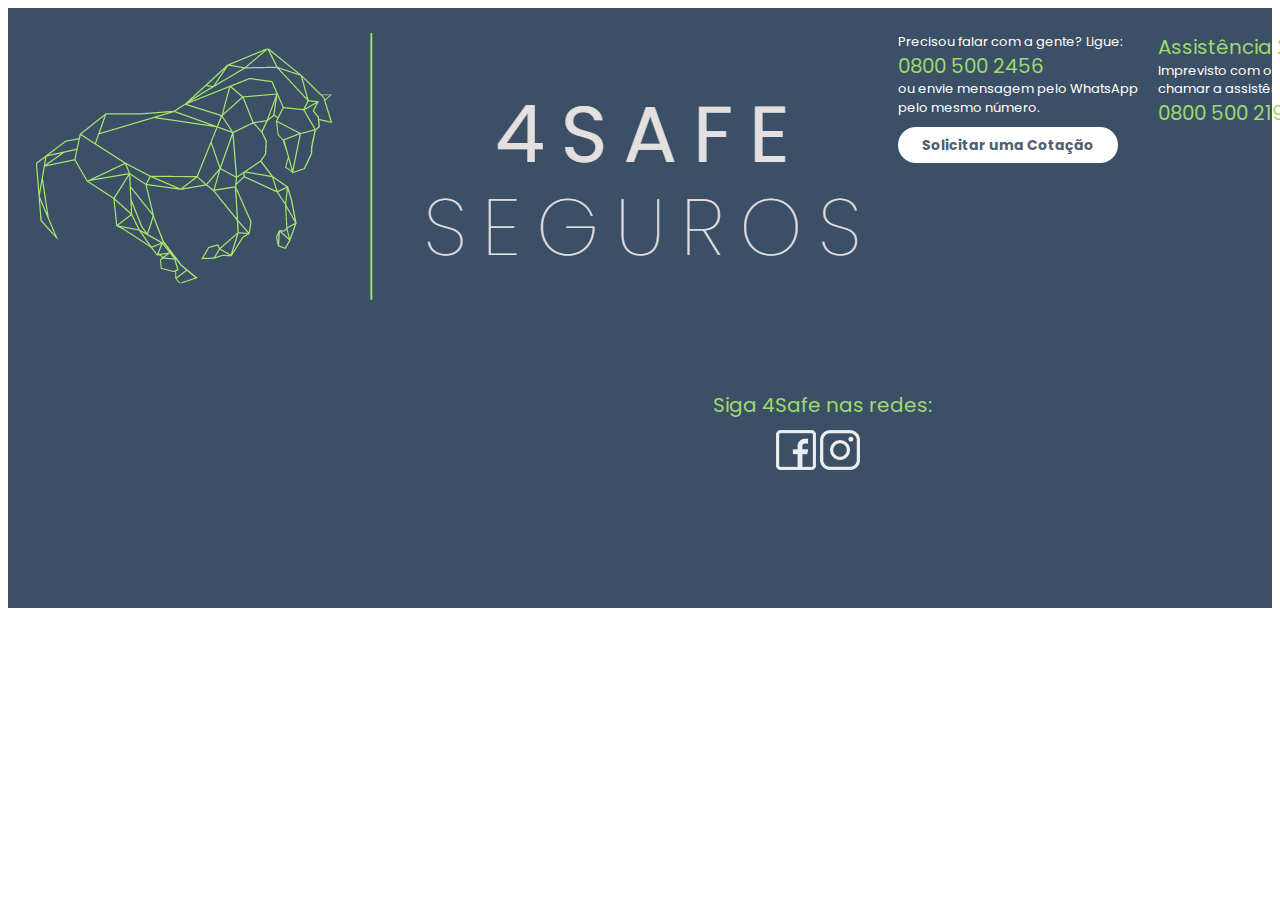
<file: footer/index.html>
<!DOCTYPE html>
<html lang="en">

<head>
    <meta charset="UTF-8">
    <meta http-equiv="X-UA-Compatible" content="IE=edge">
    <meta name="viewport" content="width=device-width, initial-scale=1.0">
    <link rel="stylesheet" href="style.css">
    <style>
        @import url('https://fonts.googleapis.com/css2?family=Poppins:ital,wght@0,100;0,200;0,300;0,400;0,500;0,600;0,700;0,800;0,900;1,100;1,200;1,300;1,400;1,500;1,600;1,700;1,800;1,900&family=Roboto:wght@100&display=swap');
    </style>
    <title>Início</title>
</head>
    <footer class="footer">
        <div class="containerFooter">
            <img class="logo" src="../img/logo.png" alt="Logo 4safe">
            <div class="colunaFooter-1">
                <p>Precisou falar com a gente? Ligue:</p>
                <p class="grandeVerde">0800 500 2456</p>
                <p>ou envie mensagem pelo WhatsApp pelo mesmo número.</p>
                <div class="botao">
                    <a href="#"> Solicitar uma Cotação</a>
                </div> 
            </div>
            <div class="colunaFooter-2">
                <p class="grandeVerde">Assistência 24h</p>
                <p>Imprevisto com o veículo? Precisou chamar a assistência 24 horas? Ligue:</p>
                <p class="grandeVerde">0800 500 2194</p>
            </div>
            <div class="colunaFooter-3">
                <p class="grandeVerde">SAC</p>
                <p>sac24horas@4safe.com.br</p>
                <p class="grandeVerde">Mapa do Site</p>
                    <ul class="listaMapa">
                        <li><a class="siteMapa" href="#">Home</a> </li>
                        <li><a target="_blank" class="siteMapa" href="#">Seguro Auto</a></li>
                        <li><a target="_blank" class="siteMapa" href="#">Nosso Time</a></li>
                        <li><a target="_blank" class="siteMapa" href="#">Contato</a></li>
                    </ul>
            </div>        
            <div id="ColunaSociais">
                <p class="grandeVerde"> Siga 4Safe nas redes:</p>
                <div id="redesSociais">
                <a target="_blank" href="http://www.google.com"><img src="img/facebook-22.png" alt="facebook"></a>
                <a target="_blank" href="http://www.google.com"><img src="img/instagram22.png" alt="instagram"></a>
                </div>
            </div>
            
            

        </div>

    </footer>
</body>
</html>
</file>
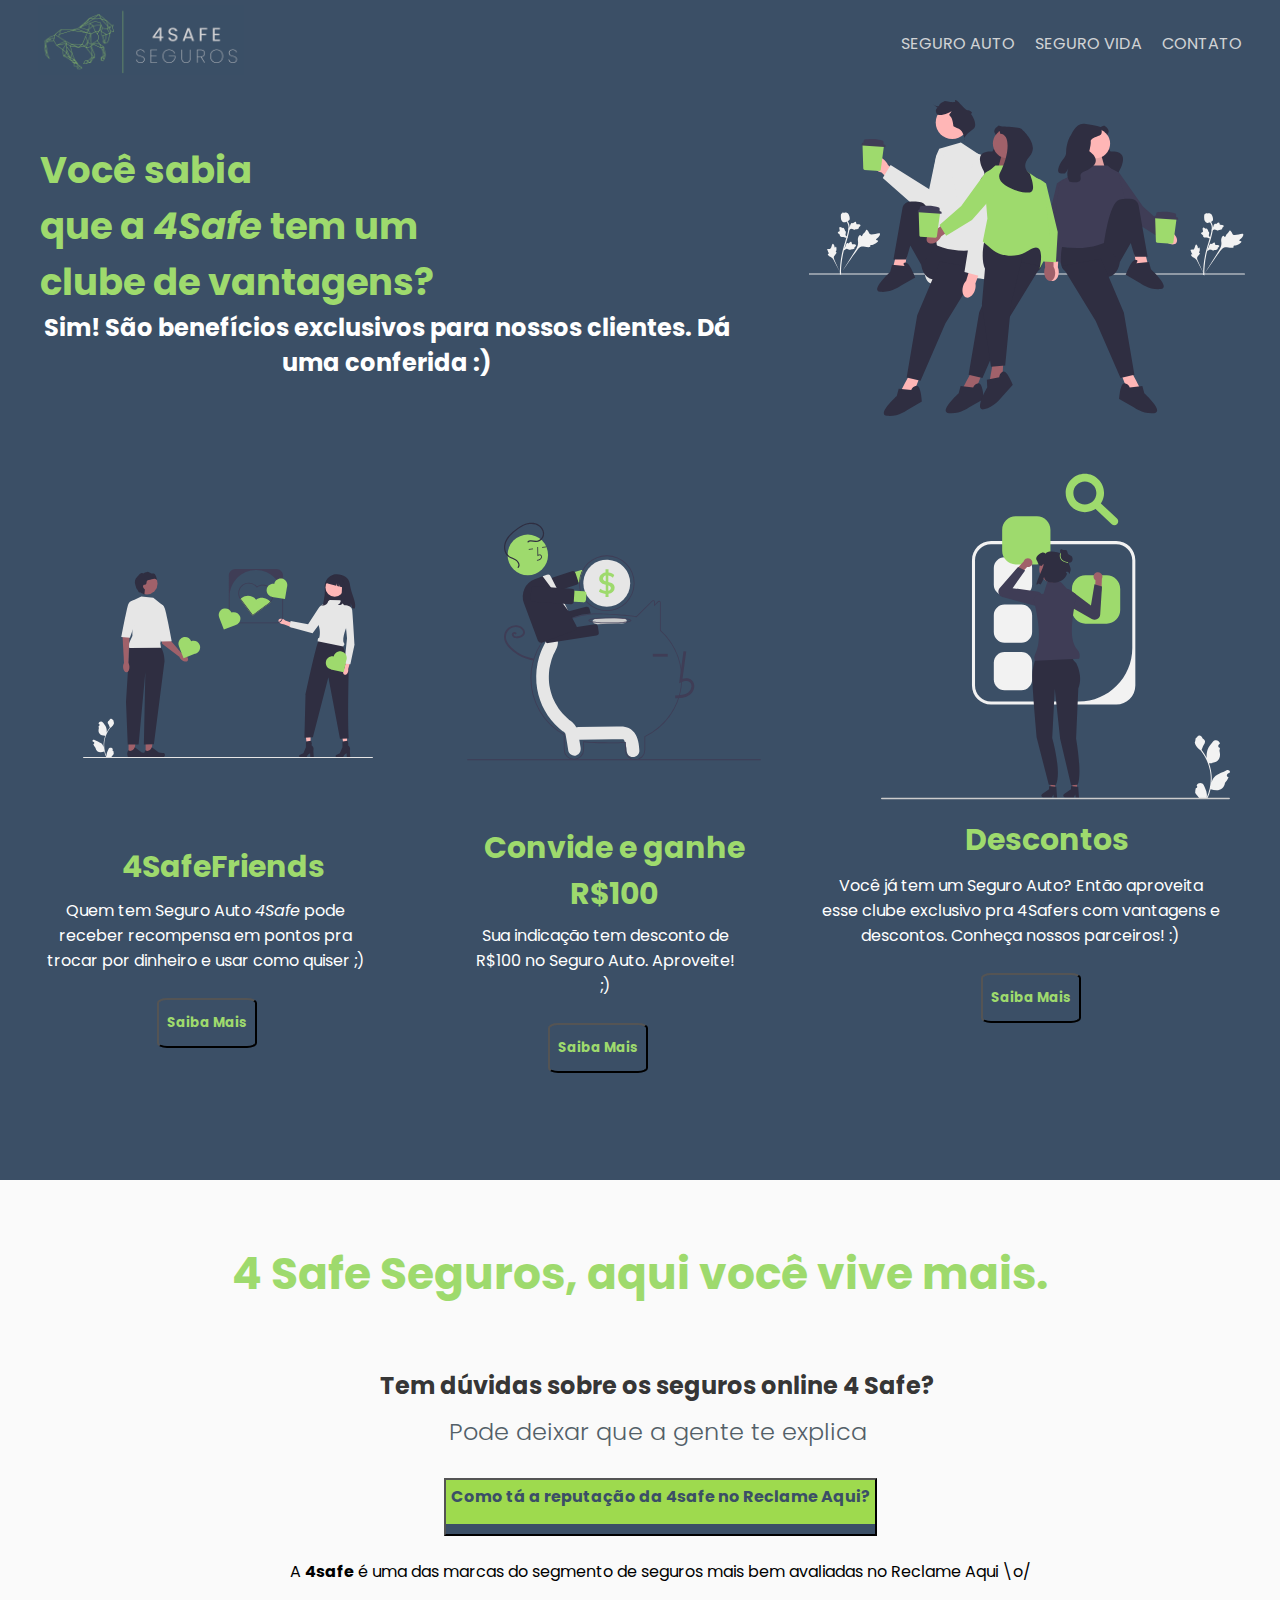
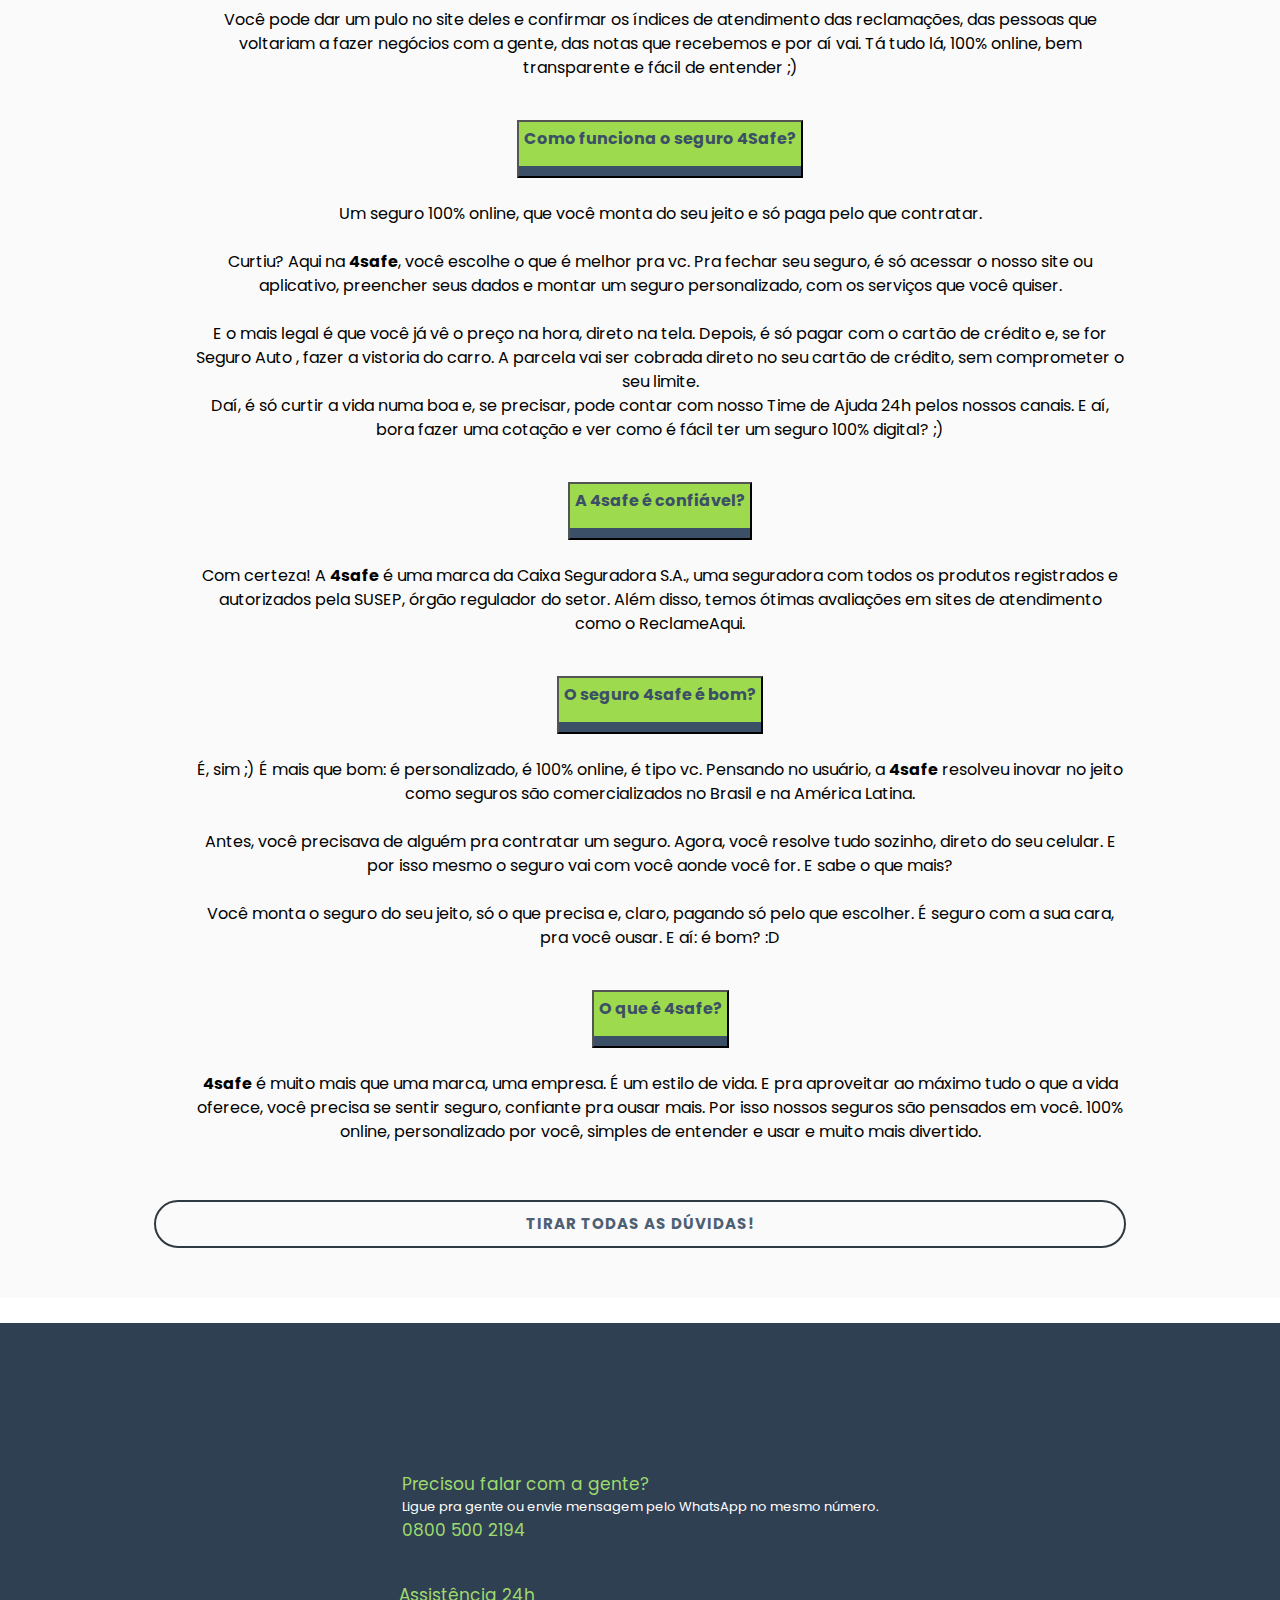
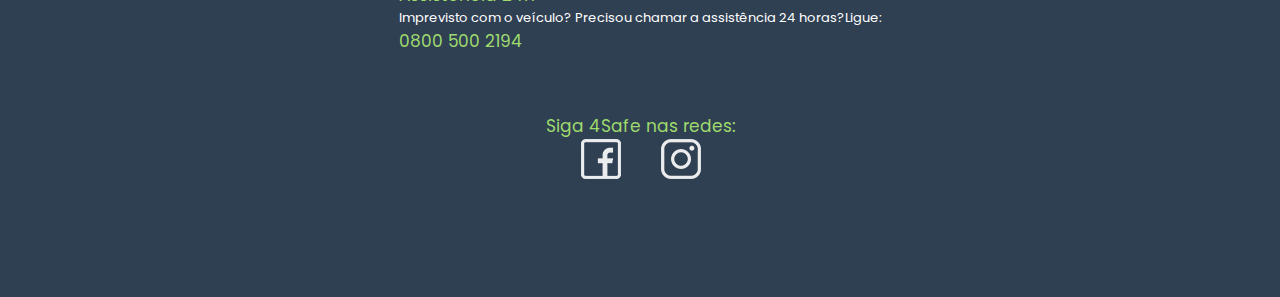
<file: Projeto-4safe/index.html>
<!DOCTYPE html>
<html lang="pt-br">

<head>
    <meta charset="UTF-8">
    <meta http-equiv="X-UA-Compatible" content="IE=edge">
    <meta name="viewport" content="width=device-width, initial-scale=1.0">
    <style>
        @import url('https://fonts.googleapis.com/css2?family=Poppins:ital,wght@0,100;0,200;0,300;0,400;0,500;0,600;0,700;0,800;0,900;1,100;1,200;1,300;1,400;1,500;1,600;1,700;1,800;1,900&family=Roboto:wght@100&display=swap');
    </style>
    <title>4SAFE - Pagina inicial </title>
    <link rel="stylesheet" href="style.css">
</head>

<body>
    <header>
        <a aria-current="page" aria-label="Home" class="logo4safe" href="index.html">
            <img alt="For SAFE" src="./img/logo.png"></a>
        <nav>

            <li><a target="_blank" href="./seguroAuto.html">SEGURO AUTO</a></li>
            <li><a target="_blank" href="./seguroVida.html">SEGURO VIDA</a></li>
            <li><a target="_blank" href="./contato.html">CONTATO</a></li>
        </nav>
    </header>
    <main>
        <div class="containerClube1">
            <div class="item1Clube1">
                <h1 class="tituloClube1">Você sabia<br> que a <em>4Safe</em> tem um clube de vantagens?</h1>
                <h2 class="subtituloClube1">Sim! São benefícios exclusivos para nossos clientes. Dá uma conferida :)</h2>
            </div>
            <div class="item2Clube1">
                <img class="imagemClube1" src="./img/undraw_coffee_with_friends_3cbj.svg" alt="Imagem Clube">
            </div>
        </div>  
        <div class="containerClube2">   
            <div class="item1Clube2">
                <img class="imagem1Clube2" src="./img/undraw_spread_love_re_v3cl.svg" alt="Imagem Clube">
                <h2 class="subtituloClube2">4SafeFriends</h2>
                <p class="conteudoClube2">Quem tem Seguro Auto <em>4Safe</em> pode receber recompensa em pontos pra trocar por dinheiro e usar como quiser ;)</p>
                <br>
                <button id="botaoSaibaMais" type="submit">Saiba Mais</button>                
            </div>
            <div class="item1Clube2">
                <img class="imagem2Clube2" src="./img/undraw_savings_re_eq4w.svg" alt="Imagem Clube">
                <h2 class="subtituloClube2">Convide e ganhe R$100</h2>
                <p class="conteudoClube2">Sua indicação tem desconto de R$100 no Seguro Auto. Aproveite! ;)</p>  
                <br>
                <button id="botaoSaibaMais" type="submit">Saiba Mais</button>              
            </div>
            <div class="item1Clube2">
                <img class="imagem3Clube2" src="./img/undraw_searching_re_3ra9.svg" alt="Imagem Clube">
                <h2 class="subtituloClube2">Descontos</h2>
                <p class="conteudoClube2">Você já tem um Seguro Auto? Então aproveita esse clube exclusivo pra 4Safers com vantagens e descontos. Conheça nossos parceiros! :)</p>
                <br>
                <button id="botaoSaibaMais" type="submit">Saiba Mais</button>                
            </div>

        </div> 
        <br>
        <h1 class="textoAbertura">4 Safe Seguros, aqui você vive mais.</h1>

        <div class="mainDuvidas">
            <div class="mainDuvidasContainer">
                <h2 class="mainDuvidasH2">Tem dúvidas sobre os seguros online 4 Safe?</h2>
                <div class="mainDuvidasP">
                    <p class="mainDuvidasEu">Pode deixar que a gente te explica</p>
                </div>
                <div class="mainDuvidasBloco">
                    <!-- BLOCO DA LISTA -->
                    <ul class="mainDuvidasLista">
                        <!-- INICIO LISTA PRINCIPAL -->
                        <li class="mainDuvidasListinha">
                            <!-- INICIO -->
                            <button class="mainDuvidasBotao">
                                <div class="mainDuvidasBotaoDiv">
                                    <div class="mainDuvidasDivSvg">
                                        <!-- incluir svg imagem de + aqui -->
                                    </div>
                                    <p class="mainDuvidasTituloLista">Como tá a reputação da 4safe no Reclame Aqui?</p>
                                </div>
                            </button>
                            <div class="mainDuvidasDivSome">
                                <div class="mainDuvidasDivSomeMargin">
                                    <div class="mainDuvidasDivSomeMarginP">
                                        <br>
                                        <p>A <b>4safe</b> é uma das marcas do segmento de seguros mais bem avaliadas no
                                            Reclame Aqui \o/
                                            <br><br>
                                            Você pode dar um pulo no site deles e confirmar os índices de atendimento
                                            das reclamações, das pessoas que voltariam a fazer negócios com a gente, das
                                            notas que recebemos e por aí vai. Tá tudo lá, 100% online, bem transparente
                                            e fácil de entender ;)
                                        </p>
                                    </div>
                                </div>

                            </div>
                            <!-- incluir div aqui com media screen -->
                        </li>
                        <li class="mainDuvidasListinha">
                            <!-- INICIO -->
                            <button class="mainDuvidasBotao">
                                <div class="mainDuvidasBotaoDiv">
                                    <div class="mainDuvidasDivSvg">
                                        <!-- incluir svg imagem de + aqui -->
                                    </div>
                                    <p class="mainDuvidasTituloLista">
                                        Como funciona o seguro 4Safe?
                                    </p>
                                </div>
                            </button>
                            <div class="mainDuvidasDivSome">
                                <div class="mainDuvidasDivSomeMargin">
                                    <div class="mainDuvidasDivSomeMarginP">
                                        <br>
                                        <p>
                                            Um seguro 100% online, que você monta do seu jeito e só paga pelo que
                                            contratar.
                                            <br>
                                            <br>
                                            Curtiu? Aqui na <b>4safe</b>, você escolhe o que é melhor pra vc. Pra fechar
                                            seu seguro, é só acessar o nosso site ou aplicativo, preencher seus dados e
                                            montar um seguro personalizado, com os serviços que você quiser.
                                            <br>
                                            <br>
                                            E o mais legal é que você já vê o preço na hora, direto na tela. Depois, é
                                            só pagar com o cartão de crédito e, se for
                                            Seguro Auto
                                            , fazer a vistoria do carro. A parcela vai ser cobrada direto no seu cartão
                                            de crédito, sem comprometer o seu limite.
                                            <br>
                                            Daí, é só curtir a vida numa boa e, se precisar, pode contar com nosso Time
                                            de Ajuda 24h pelos nossos canais. E aí, bora fazer uma cotação e ver como é
                                            fácil ter um seguro 100% digital? ;)
                                        </p>
                                    </div>

                                </div>
                            </div>
                            <!-- incluir div aqui com media screen -->
                        </li>
                        <li class="mainDuvidasListinha">
                            <!-- INICIO -->
                            <button class="mainDuvidasBotao">
                                <div class="mainDuvidasBotaoDiv">
                                    <div class="mainDuvidasDivSvg">
                                        <!-- incluir svg imagem de + aqui -->
                                    </div>
                                    <p class="mainDuvidasTituloLista">
                                        A 4safe é confiável?
                                    </p>
                                </div>
                            </button>
                            <div class="mainDuvidasDivSome">
                                <div class="mainDuvidasDivSomeMargin">
                                    <div class="mainDuvidasDivSomeMarginP">
                                        <br>
                                        <p>
                                            Com certeza! A <b>4safe</b> é uma marca da Caixa Seguradora S.A., uma
                                            seguradora com todos os produtos registrados e autorizados pela SUSEP, órgão
                                            regulador do setor. Além disso, temos ótimas avaliações em sites de
                                            atendimento como o ReclameAqui.
                                        </p>
                                    </div>
                                </div>
                            </div>
                            <div>
                                <!-- incluir div aqui com media screen -->
                            </div>
                        </li>
                        <li class="mainDuvidasListinha">
                            <!-- INICIO -->
                            <button class="mainDuvidasBotao">
                                <div class="mainDuvidasBotaoDiv">
                                    <div class="mainDuvidasDivSvg">
                                        <!-- incluir svg imagem de + aqui -->
                                    </div>
                                    <p class="mainDuvidasTituloLista">
                                        O seguro 4safe é bom?
                                    </p>
                                </div>
                            </button>
                            <div class="mainDuvidasDivSome">
                                <div class="mainDuvidasDivSomeMargin">
                                    <div class="mainDuvidasDivSomeMarginP">
                                        <br>
                                        <p>
                                            É, sim ;) É mais que bom: é personalizado, é 100% online, é tipo vc.
                                            Pensando no usuário, a <b>4safe</b> resolveu inovar no jeito como seguros
                                            são comercializados no Brasil e na América Latina.
                                            <br>
                                            <br>
                                            Antes, você precisava de alguém pra contratar um seguro. Agora, você resolve
                                            tudo sozinho, direto do seu celular. E por isso mesmo o seguro vai com você
                                            aonde você for. E sabe o que mais?
                                            <br>
                                            <br>
                                            Você monta o seguro do seu jeito, só o que precisa e, claro, pagando só pelo
                                            que escolher. É seguro com a sua cara, pra você ousar. E aí: é bom? :D
                                        </p>
                                    </div>
                                </div>
                            </div>
                            <div>
                                <!-- incluir div aqui com media screen -->
                            </div>
                        </li>
                        <li class="mainDuvidasListinha">
                            <!-- INICIO -->
                            <button class="mainDuvidasBotao">
                                <div class="mainDuvidasBotaoDiv">
                                    <div class="mainDuvidasDivSvg">
                                        <!-- incluir svg imagem de + aqui -->
                                    </div>
                                    <p class="mainDuvidasTituloLista">
                                        O que é 4safe?
                                    </p>
                                </div>
                            </button>
                            <div class="mainDuvidasDivSome">
                                <div class="mainDuvidasDivSomeMargin">
                                    <div class="mainDuvidasDivSomeMarginP">
                                        <br>
                                        <p>
                                            <b>4safe</b> é muito mais que uma marca, uma empresa. É um estilo de vida. E
                                            pra aproveitar ao máximo tudo o que a vida oferece, você precisa se sentir
                                            seguro, confiante pra ousar mais. Por isso nossos seguros são pensados em
                                            você. 100% online, personalizado por você, simples de entender e usar e
                                            muito mais divertido.
                                        </p>
                                    </div>
                                </div>
                            </div>
                        </li>
                    </ul>
                </div>
            </div>

            <div class="mainBotaoDuvidasFinal">
                <!-- BOTAO TIRAR DUVIDAS FLEX -->
                <div class="mainBotaoDuvidasFinalMargin">
                    <span class="mainBotaoDuvidasSpan"><a href="./contato.html">Tirar todas as dúvidas!</a></span>
                </div>
            </div>
        </div>
        <br><br>
    </main>
    <footer>
        <div class="containerFooter">
            <!-- <div class="imagemFooter">
                <img src="./img/logo.png" alt="logo">
            </div> -->
            <div class="colunaFooter-1">
                <p class="grandeVerde">Precisou falar com a gente? </p>
                <p class="textoFooter">Ligue pra gente ou envie mensagem pelo WhatsApp no mesmo número.</p>
                <p class="grandeVerde">0800 500 2194</p>
            </div>
            <div class="colunaFooter-1">
                <p class="grandeVerde">Assistência 24h</p>
                <p class="textoFooter">Imprevisto com o veículo? Precisou chamar a assistência 24 horas?Ligue:</p>
                <p class="grandeVerde">0800 500 2194</p>
            </div>
            <div class="ColunaSociais">
                <p class="grandeVerde"> Siga 4Safe nas redes:</p>
                <a class="redesSociais"target="_blank" href="http://www.google.com"><img src="./img/facebook-22.png" alt="facebook"></a>
                <a class="redesSociais"target="_blank" href="http://www.google.com"><img src="./img/instagram22.png" alt="instagram"></a>
            </div>
        </div>
    </footer>
</body>

</html>
</file>
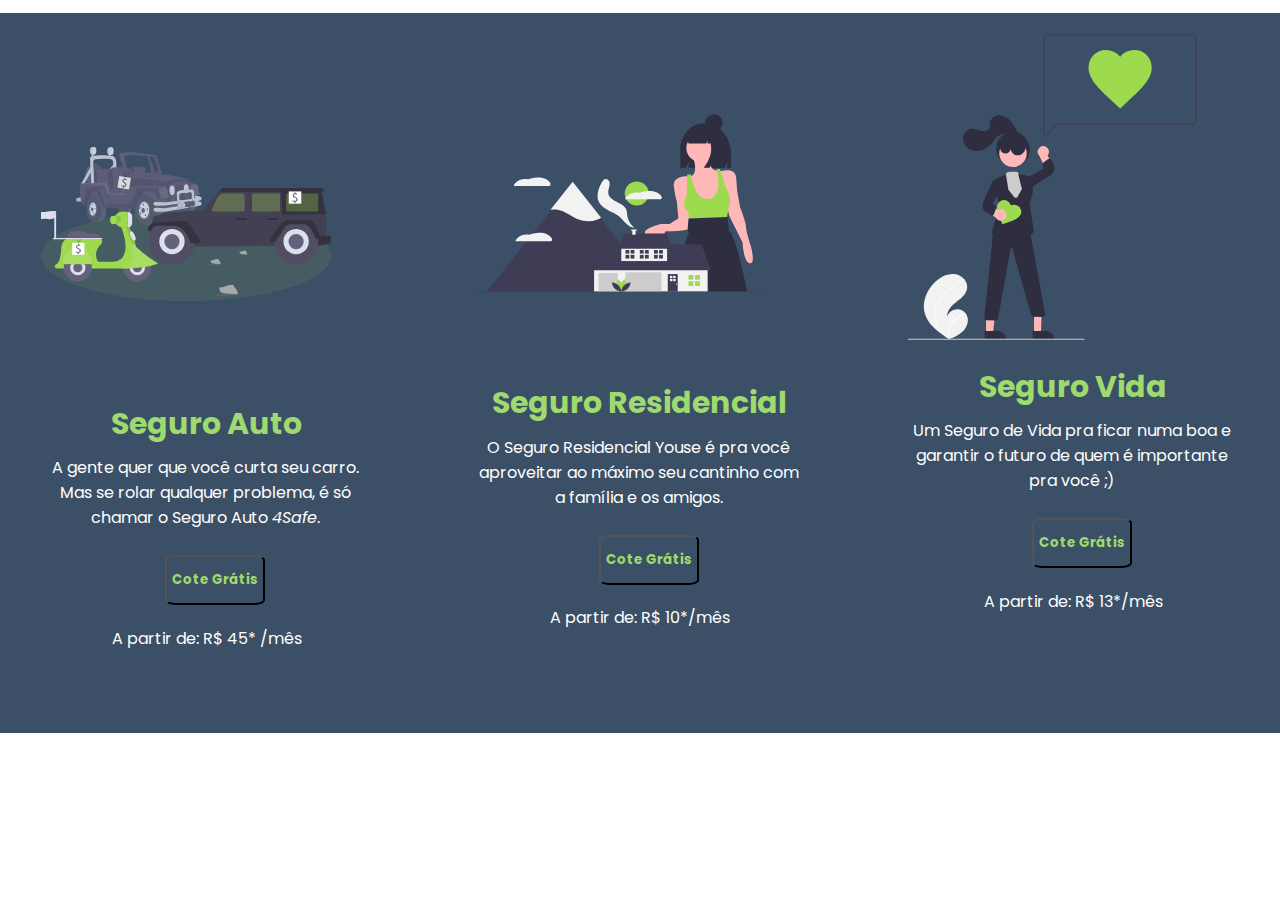
<file: promocoes/index.html>
<!DOCTYPE html>
<html lang="en">
<head>
    <meta charset="UTF-8">
    <meta name="viewport" content="width=device-width, initial-scale=1.0">
    <link rel="stylesheet" href="estilo.css">
    <link rel="apple-touch-icon" sizes="180x180" href="img/apple-touch-icon.png">
    <link rel="icon" type="image/png" sizes="32x32" href="img/favicon-32x32.png">
    <link rel="icon" type="image/png" sizes="16x16" href="img/favicon-16x16.png">
    <style>
        @import url('https://fonts.googleapis.com/css2?family=Poppins:ital,wght@0,100;0,200;0,300;0,400;0,500;0,600;0,700;0,800;0,900;1,100;1,200;1,300;1,400;1,500;1,600;1,700;1,800;1,900&family=Roboto:wght@100&display=swap');
    </style>
    <title>Ajuda</title>
</head>
<body>
    <main>
        
        <div class="containerClube2">   
            <div class="item1Clube2">
                <img class="imagem1Clube2" src="img/undraw_vehicle_sale_a645.svg" alt="Imagem Clube">
                <h2 class="subtituloClube2">Seguro Auto</h2>
                <p class="conteudoClube2"> A gente quer que você curta seu carro. Mas se rolar qualquer problema, é só chamar o Seguro Auto <em>4Safe</em>.</p>
                <br>
             
                <button id="botaoSaibaMais" type="submit">Cote Grátis</button>  
                <p class="precoCote">
                    A partir de: R$ 45* /mês
                </p>        
            </div>
            <div class="item1Clube2">
                <img class="imagem2Clube2" src="img/undraw_build_your__home_csh6.svg" alt="Imagem Clube">
                <h2 class="subtituloClube2">Seguro Residencial</h2>
                <p class="conteudoClube2">O Seguro Residencial Youse é pra você aproveitar ao máximo seu cantinho com a família e os amigos.</p>  
                <br>
                <button id="botaoSaibaMais" type="submit">Cote Grátis</button>     
                <p class="precoCote" >
                    A partir de: R$ 10*/mês
                </p>          
            </div>
            <div class="item1Clube2">
                <img class="imagem3Clube2" src="img/undraw_loving_it_re_jfh4.svg" alt="Imagem Clube">
                <h2 class="subtituloClube2">Seguro Vida</h2>
                <p class="conteudoClube2">Um Seguro de Vida pra ficar numa boa e garantir o futuro de quem é importante pra você ;)</p>
                <br>
                <button id="botaoSaibaMais" type="submit">Cote Grátis</button>          
                <p class="precoCote">
                    A partir de: R$ 13*/mês
                </p>       
            </div>

        </div> 
    </main>
</body>
</html>
</file>
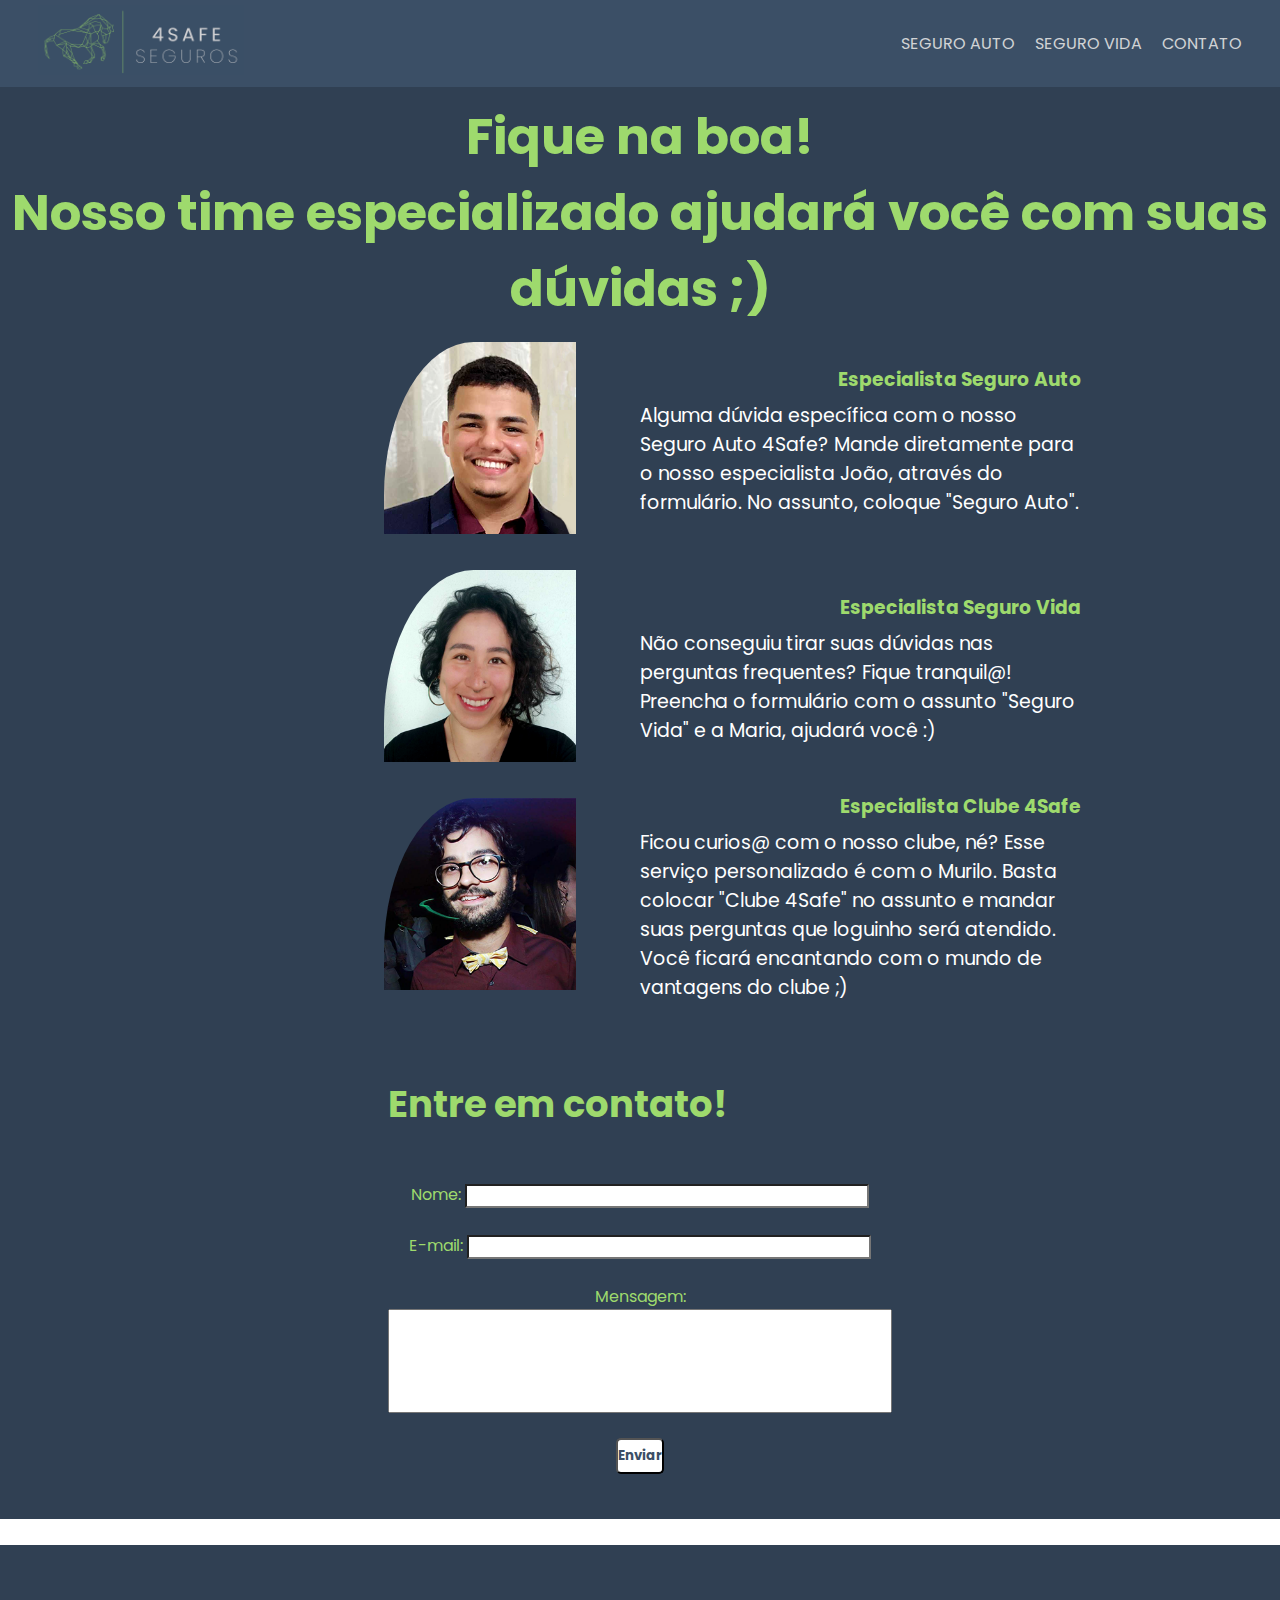
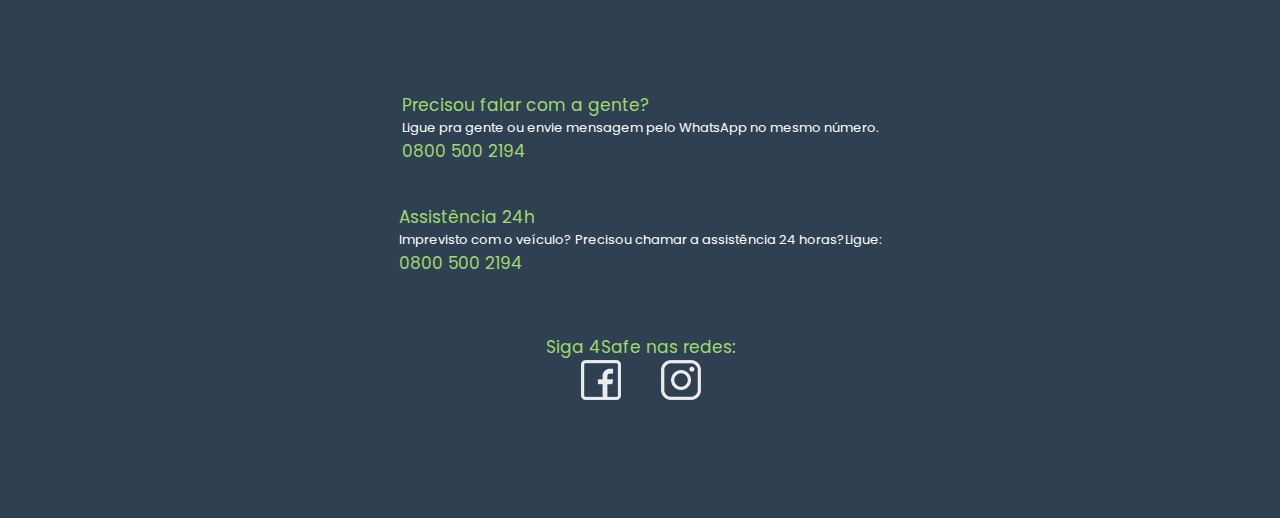
<file: Projeto-4safe/contato.html>
<!DOCTYPE html>
<html lang="en">
<head>
    <meta charset="UTF-8">
    <meta name="viewport" content="width=device-width, initial-scale=1.0">
    <link rel="stylesheet" href="style.css">
    <style>
        @import url('https://fonts.googleapis.com/css2?family=Poppins:ital,wght@0,100;0,200;0,300;0,400;0,500;0,600;0,700;0,800;0,900;1,100;1,200;1,300;1,400;1,500;1,600;1,700;1,800;1,900&family=Roboto:wght@100&display=swap');
    </style>
    <title>4SAFE - Contato</title>
</head>
<body>

    <header>
        <a aria-current="page" aria-label="Home" class="logo4safe" href="index.html">
            <img alt="For SAFE" src="./img/logo.png"></a>
        <nav>

            <li><a href="./seguroAuto.html">SEGURO AUTO</a></li>
            <li><a href="./seguroVida.html">SEGURO VIDA</a></li>
            <li><a href="./contato.html">CONTATO</a></li>
        </nav>
    </header>


    <main>



        <div class="containerTime">
            <div class="tituloTime">
            <h1>Fique na boa! <br/> Nosso time especializado ajudará você com suas dúvidas ;)</h1>
            </div>
            <div class="conteudoTime1">
                <img class="imagemTime"src="./img/João.png" alt="Especialista 1">
            </div>
            <div>
                <h3 class="subtituloTime">Especialista Seguro Auto</h3>
                <p class="textoTime">Alguma dúvida específica com o nosso Seguro Auto 4Safe? Mande diretamente para o nosso especialista João, através do formulário. No assunto, coloque "Seguro Auto".</p>
            </div>
            <div class="conteudoTime1">
                <img class="imagemTime"src="./img/Maria.png" alt="Especialista 1">
            </div>
            <div>
                <h3 class="subtituloTime">Especialista Seguro Vida</h3>
                <p class="textoTime">Não conseguiu tirar suas dúvidas nas perguntas frequentes? Fique tranquil@! Preencha o formulário com o assunto "Seguro Vida" e a Maria, ajudará você :)</p>
            </div>
            <div class="conteudoTime1">
                <img class="imagemTime"src="./img/Murilo.png" alt="Especialista 1">
            </div>
            <div>
                <h3 class="subtituloTime">Especialista Clube 4Safe</h3>
                <p class="textoTime">Ficou curios@ com o nosso clube, né? Esse serviço personalizado é com o Murilo. Basta colocar "Clube 4Safe" no assunto e mandar suas perguntas que loguinho será atendido. Você ficará encantando com o mundo de vantagens do clube ;)</p>
            </div>
    
            
        </div>



        <div class="containerFormulario">
            <div class="item2Formulario">
                <h1 class="tituloFormulario">Entre em contato!</h1>
                <br><br>
                <label class="itensFormulario" for="mensagem">Nome:</label>
                <input class = "caixaConteudo" type="text" name="mensagem" id="mensagem">
                <br><br>
                <label class="itensFormulario" for="mensagem">E-mail:</label>
                <input class = "caixaConteudo" type="email" name="mensagem" id="mensagem">
                <br><br>
                <label class="itensFormulario" for="mensagem">Mensagem:</label>
                <br>
                <input id=conteudoMensagem type="text" name="mensagem" id="mensagem">
                <br><br>
                <button id="botaoEnviar" type="submit">Enviar</button>
            </div>
            <!-- <div class="item1Formulario">
                <img class="imagemFormulario" src="./img/undraw_appreciated_xcjn.svg" alt="Imagem Formulario">
            </div> -->
        </div>
    </main>

    <footer>
        <div class="containerFooter">
            <!-- <div class="imagemFooter">
                <img src="../img/LOGO_200.png" alt="logo">
            </div> -->
            <div class="colunaFooter-1">
                <p class="grandeVerde">Precisou falar com a gente? </p>
                <p class="textoFooter">Ligue pra gente ou envie mensagem pelo WhatsApp no mesmo número.</p>
                <p class="grandeVerde">0800 500 2194</p>
            </div>
            <div class="colunaFooter-1">
                <p class="grandeVerde">Assistência 24h</p>
                <p class="textoFooter">Imprevisto com o veículo? Precisou chamar a assistência 24 horas?Ligue:</p>
                <p class="grandeVerde">0800 500 2194</p>
            </div>
            <div class="ColunaSociais">
                <p class="grandeVerde"> Siga 4Safe nas redes:</p>
                <a class="redesSociais"target="_blank" href="http://www.google.com"><img src="./img/facebook-22.png" alt="facebook"></a>
                <a class="redesSociais"target="_blank" href="http://www.google.com"><img src="./img/instagram22.png" alt="instagram"></a>
            </div>
        </div>
    </footer>
</body>
</html>
</file>
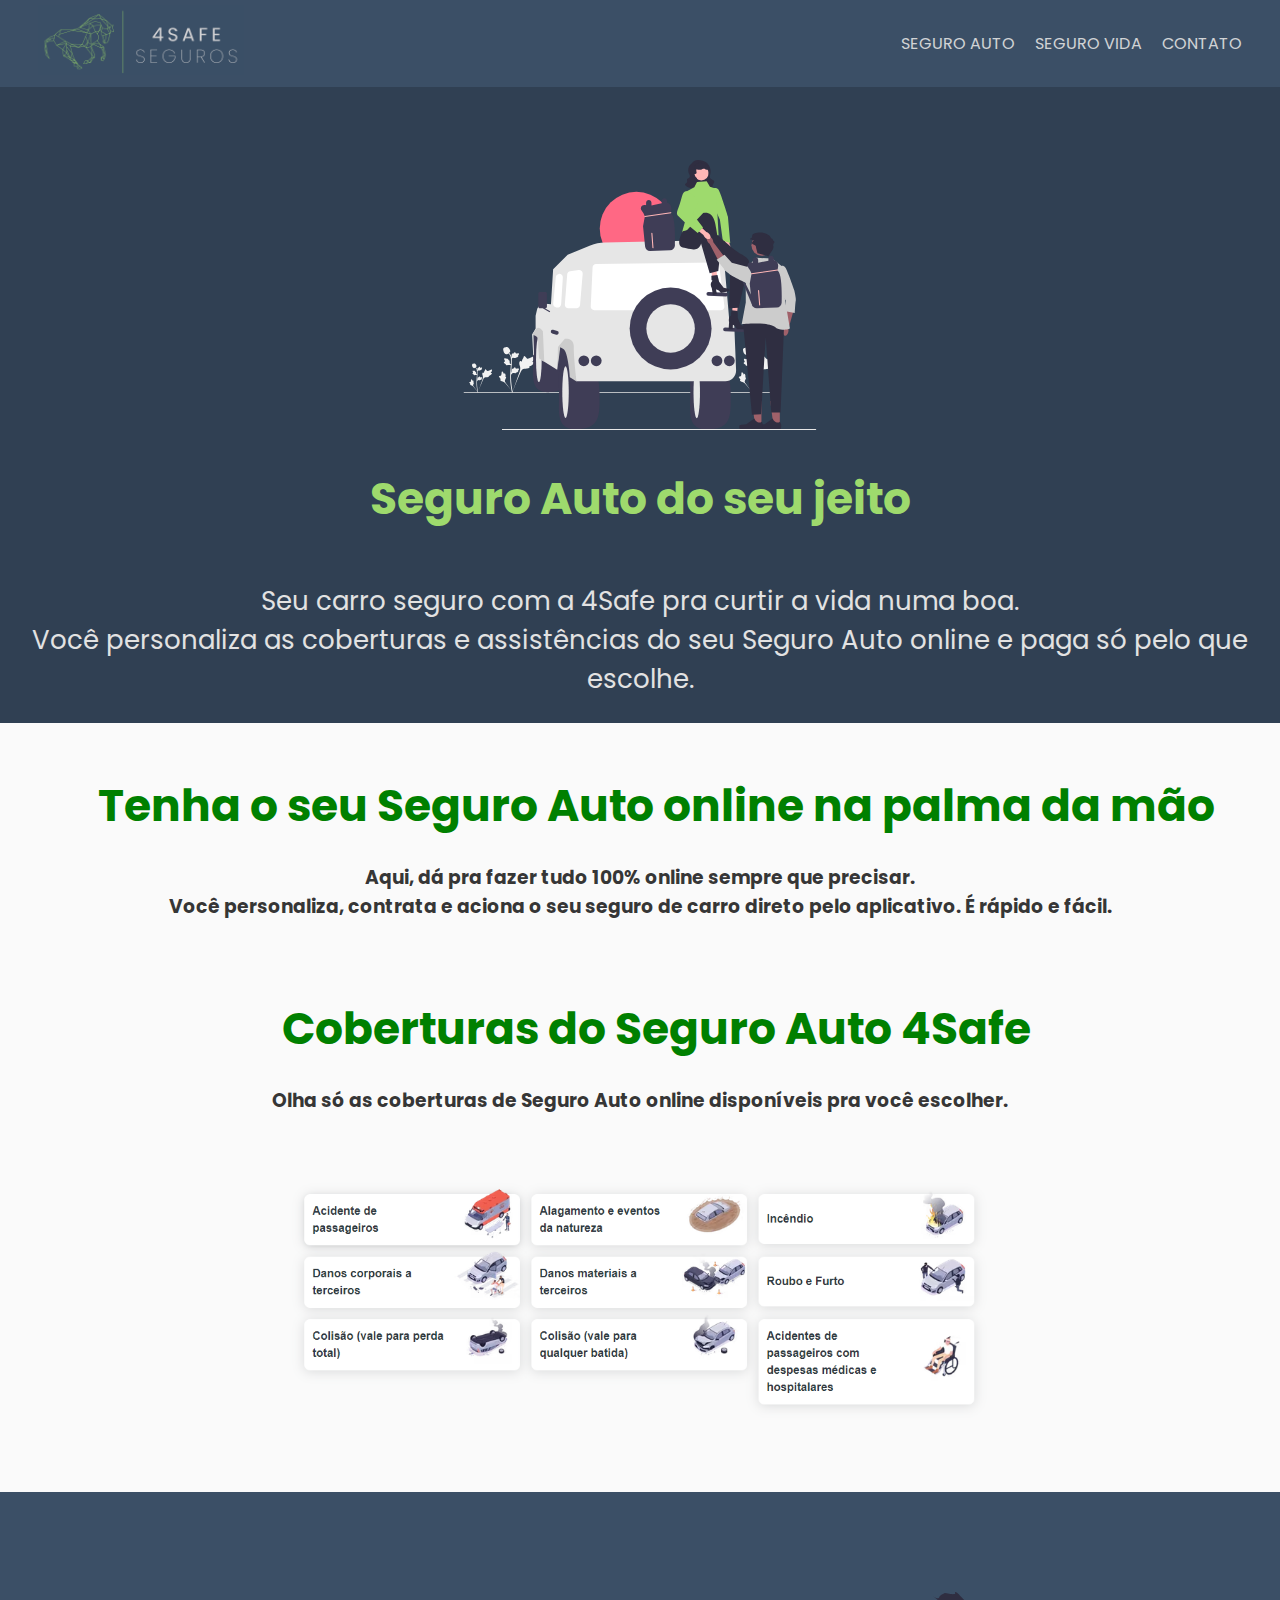
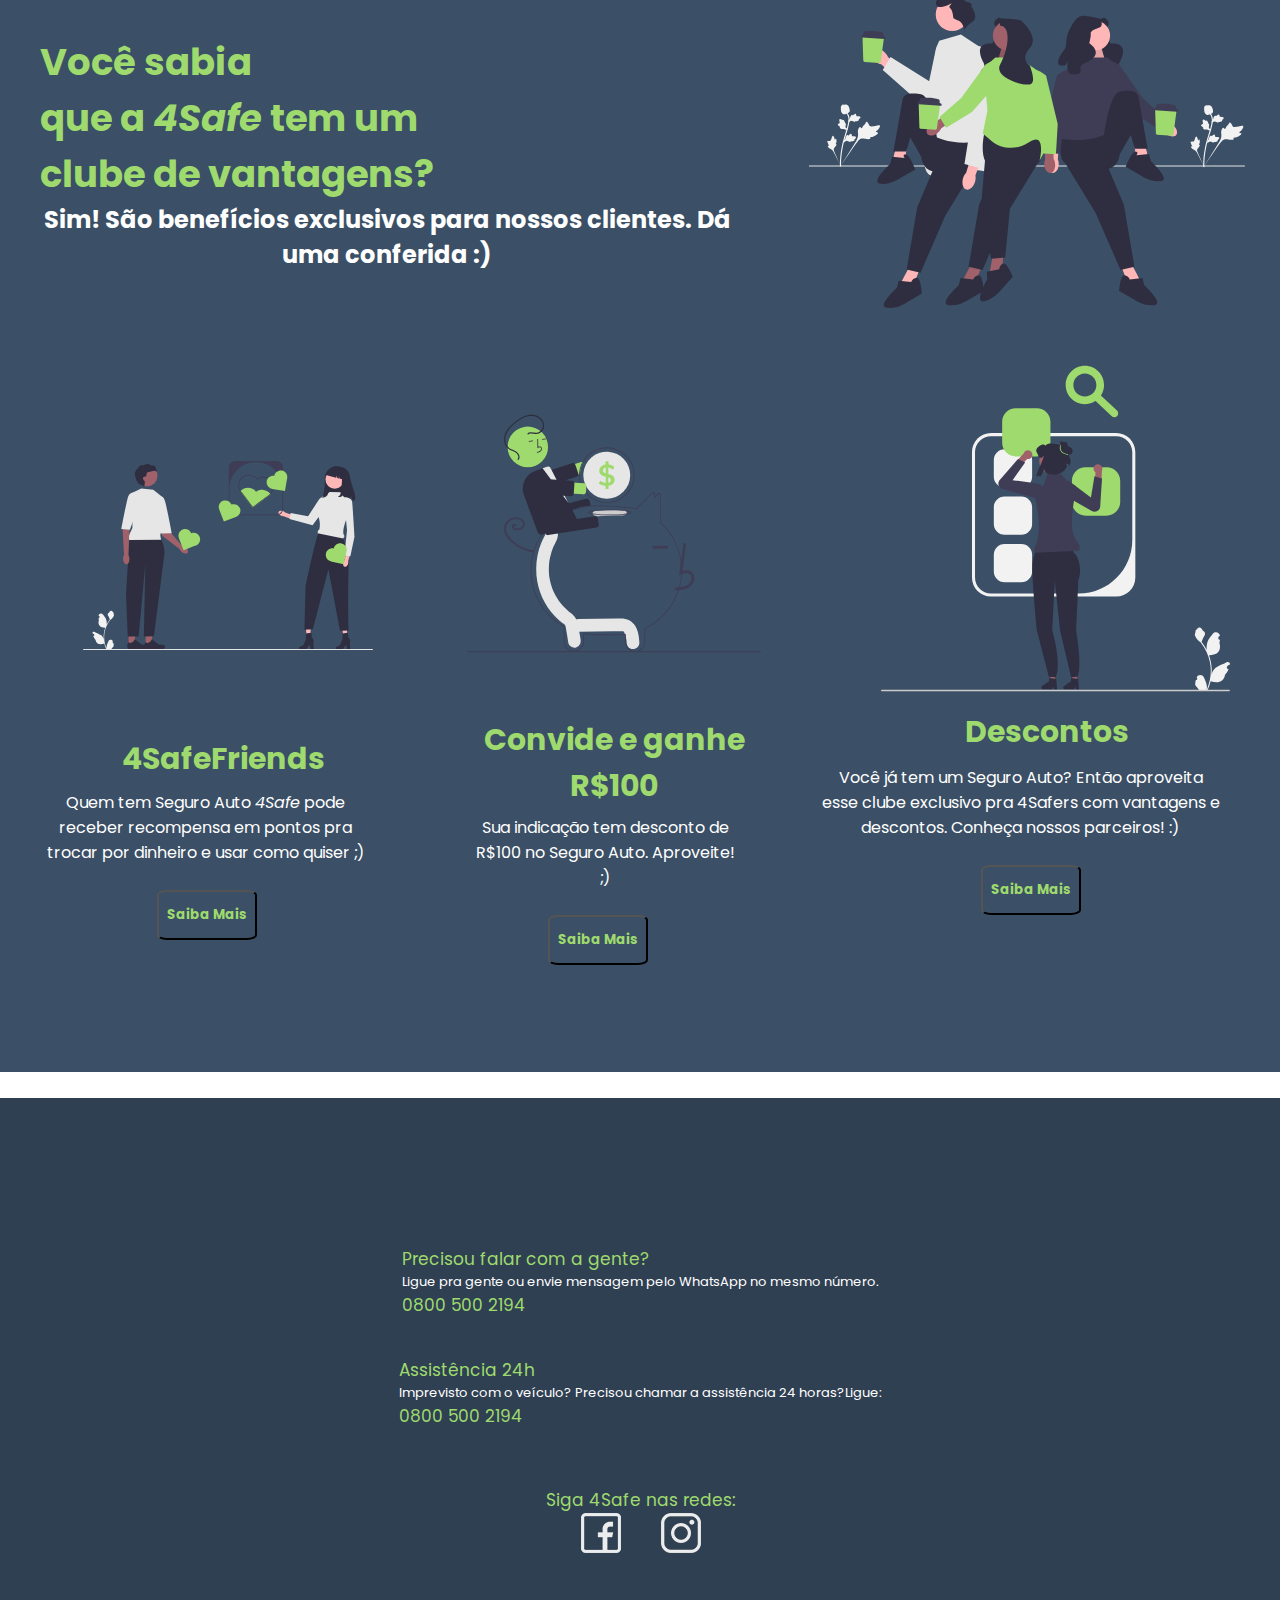
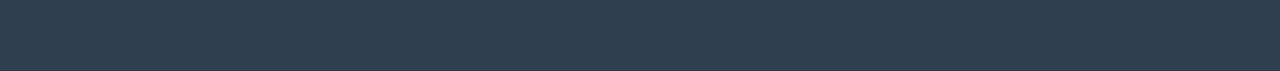
<file: Projeto-4safe/seguroAuto.html>
<!DOCTYPE html>
<html lang="pt-br">

<head>
    <meta charset="UTF-8">
    <meta http-equiv="X-UA-Compatible" content="IE=edge">
    <meta name="viewport" content="width=device-width, initial-scale=1.0">
    <style>
        @import url('https://fonts.googleapis.com/css2?family=Poppins:ital,wght@0,100;0,200;0,300;0,400;0,500;0,600;0,700;0,800;0,900;1,100;1,200;1,300;1,400;1,500;1,600;1,700;1,800;1,900&family=Roboto:wght@100&display=swap');
    </style>
    <title>4SAFE - Seguro Vida</title>
    <link rel="stylesheet" href="style.css">
</head>

<body>
    <div class="container">

        <header>
            <a aria-current="page" aria-label="Home" class="logo4safe" href="index.html">
                <img alt="For SAFE" src="./img/logo.png"></a>
            <nav>

                <li><a target="_blank" href="./seguroAuto.html">SEGURO AUTO</a></li>
                <li><a target="_blank" href="./seguroVida.html">SEGURO VIDA</a></li>
                <li><a target="_blank" href="./contato.html">CONTATO</a></li>
            </nav>
        </header>
        <main class="">
            <article class="cabecalho" style="color:#e2e2e2;">
                <img class="imagemCasal" alt="imagem Casal" src="./img/undraw_trip_re_f724.svg">
                <h1 class="textoAbertura">Seguro Auto do seu jeito</h1>

                <p class="textoAbertura2">Seu carro seguro com a 4Safe pra curtir a vida numa boa.<br> Você personaliza
                    as coberturas e
                    assistências do seu Seguro Auto online e paga só pelo que escolhe.</p>
            </article>

            <article>
                <h2 class="textoSeguro">Tenha o seu Seguro Auto online na palma da mão </h2>
                <br>
                <h3 class="textoseguro2">
                    Aqui, dá pra fazer tudo 100% online sempre que precisar.<br> Você personaliza, contrata e aciona o
                    seu
                    seguro de carro direto pelo aplicativo. É rápido e fácil.
                    </h3>
                    <br>
                    <h2 class="textoSeguro">Coberturas do Seguro Auto 4Safe</h2>
                    <br>
                    <h3 class="textoseguro2">
                        Olha só as coberturas de Seguro Auto online disponíveis pra você escolher.
                    </h3>
                    <br><br>

                    <img class="imgCoberturas" alt="imagem sobre Coberturas" src="./img/image.png">
            </article>
            <br><br>
            <div class="containerClube1">
                <div class="item1Clube1">
                    <h1 class="tituloClube1">Você sabia <br> que a <em>4Safe</em> tem um clube de vantagens?</h1>
                    <h2 class="subtituloClube1">Sim! São benefícios exclusivos para nossos clientes. Dá uma conferida :)</h2>
                </div>
                <div class="item2Clube1">
                    <img class="imagemClube1" src="./img/undraw_coffee_with_friends_3cbj.svg" alt="Imagem Clube">
                </div>
            </div>  
            <div class="containerClube2">   
                <div class="item1Clube2">
                    <img class="imagem1Clube2" src="./img/undraw_spread_love_re_v3cl.svg" alt="Imagem Clube">
                    <h2 class="subtituloClube2">4SafeFriends</h2>
                    <p class="conteudoClube2">Quem tem Seguro Auto <em>4Safe</em> pode receber recompensa em pontos pra trocar por dinheiro e usar como quiser ;)</p>
                    <br>
                    <button id="botaoSaibaMais" type="submit">Saiba Mais</button>                
                </div>
                <div class="item1Clube2">
                    <img class="imagem2Clube2" src="./img/undraw_savings_re_eq4w.svg" alt="Imagem Clube">
                    <h2 class="subtituloClube2">Convide e ganhe R$100</h2>
                    <p class="conteudoClube2">Sua indicação tem desconto de R$100 no Seguro Auto. Aproveite! ;)</p>  
                    <br>
                    <button id="botaoSaibaMais" type="submit">Saiba Mais</button>              
                </div>
                <div class="item1Clube2">
                    <img class="imagem3Clube2" src="./img/undraw_searching_re_3ra9.svg" alt="Imagem Clube">
                    <h2 class="subtituloClube2">Descontos</h2>
                    <p class="conteudoClube2">Você já tem um Seguro Auto? Então aproveita esse clube exclusivo pra 4Safers com vantagens e descontos. Conheça nossos parceiros! :)</p>
                    <br>
                    <button id="botaoSaibaMais" type="submit">Saiba Mais</button>                
                </div>
            </div>
        </main>

        <footer class="footer">
            <div class="containerFooter">
                <!-- <div class="imagemFooter">
                    <img src="../img/LOGO_200.png" alt="logo">
                </div> -->
                <div class="colunaFooter-1">
                    <p class="grandeVerde">Precisou falar com a gente? </p>
                    <p class="textoFooter">Ligue pra gente ou envie mensagem pelo WhatsApp no mesmo número.</p>
                    <p class="grandeVerde">0800 500 2194</p>
                </div>
                <div class="colunaFooter-1">
                    <p class="grandeVerde">Assistência 24h</p>
                    <p class="textoFooter">Imprevisto com o veículo? Precisou chamar a assistência 24 horas?Ligue:</p>
                    <p class="grandeVerde">0800 500 2194</p>
                </div>
                <div class="ColunaSociais">
                    <p class="grandeVerde"> Siga 4Safe nas redes:</p>
                    <a class="redesSociais"target="_blank" href="http://www.google.com"><img src="./img/facebook-22.png" alt="facebook"></a>
                    <a class="redesSociais"target="_blank" href="http://www.google.com"><img src="./img/instagram22.png" alt="instagram"></a>
                </div>
            </div>

        </footer>
    </div>
</body>

</html>
</file>
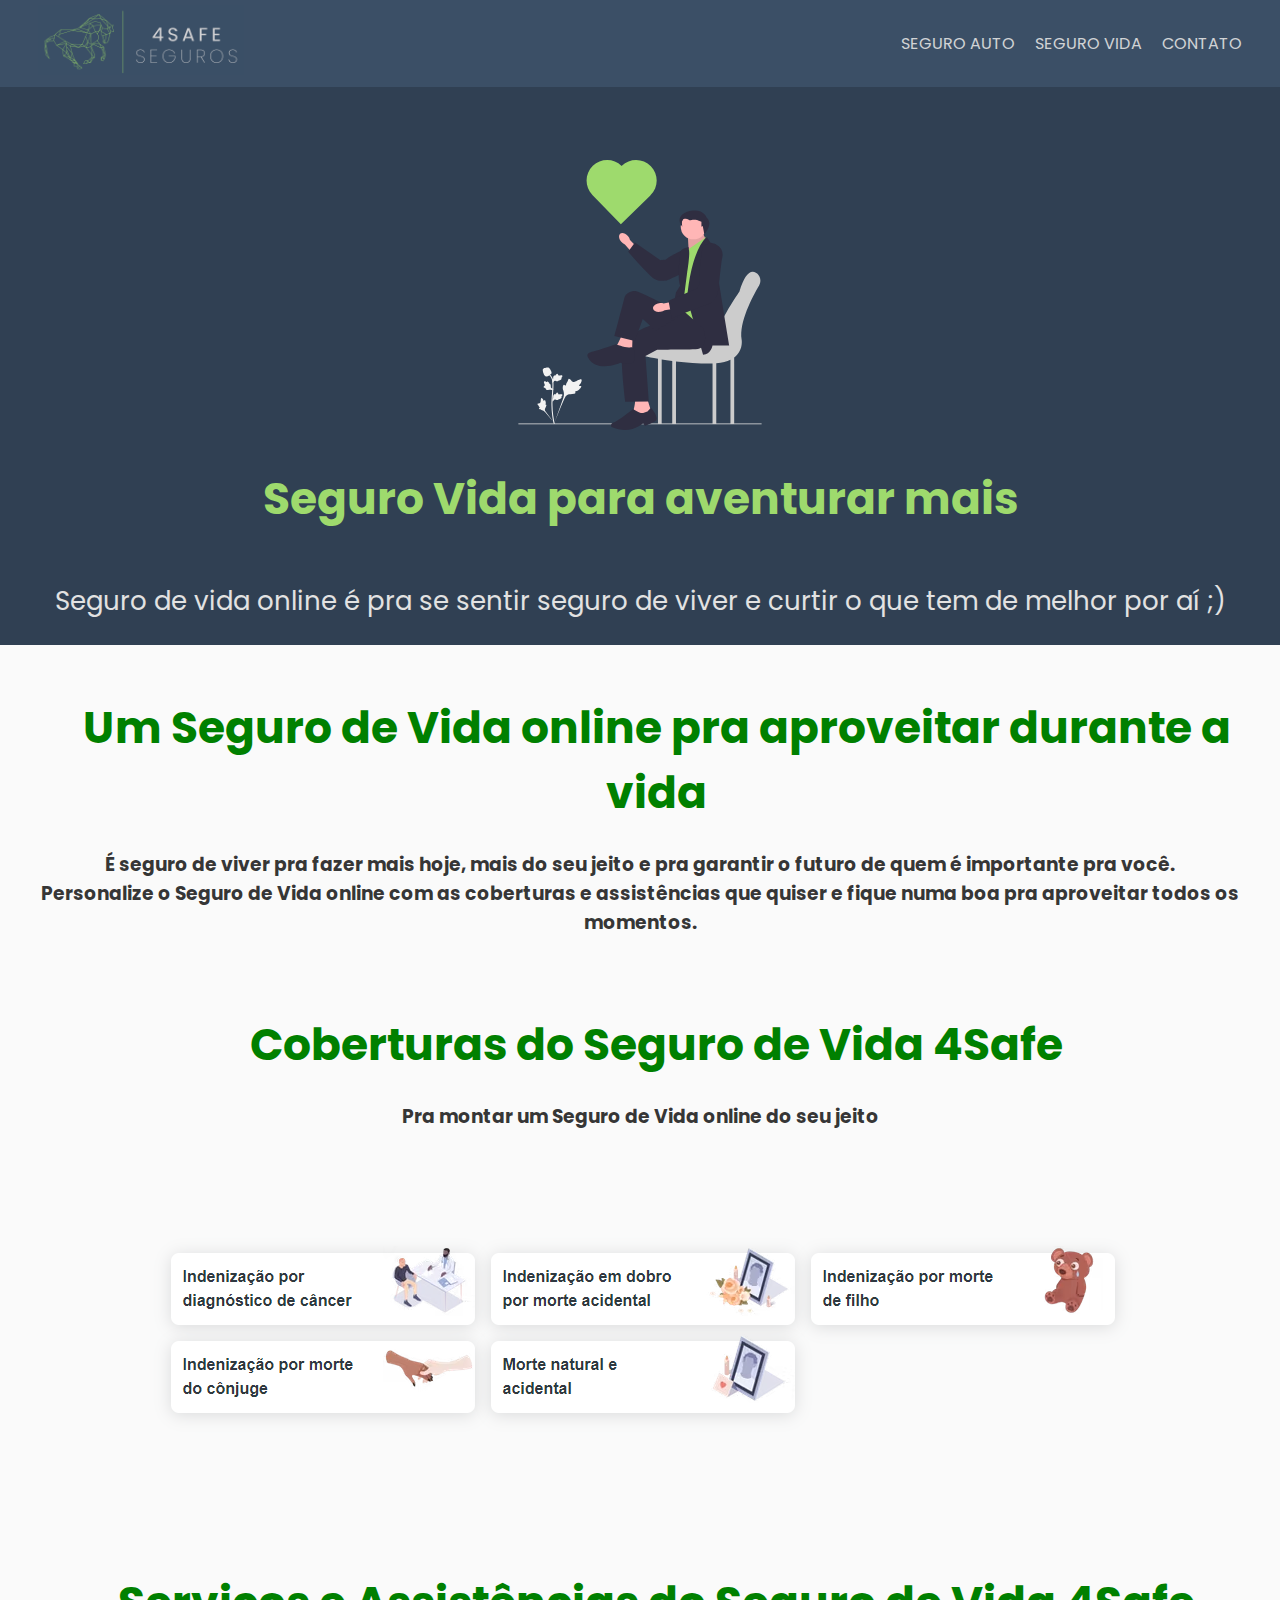
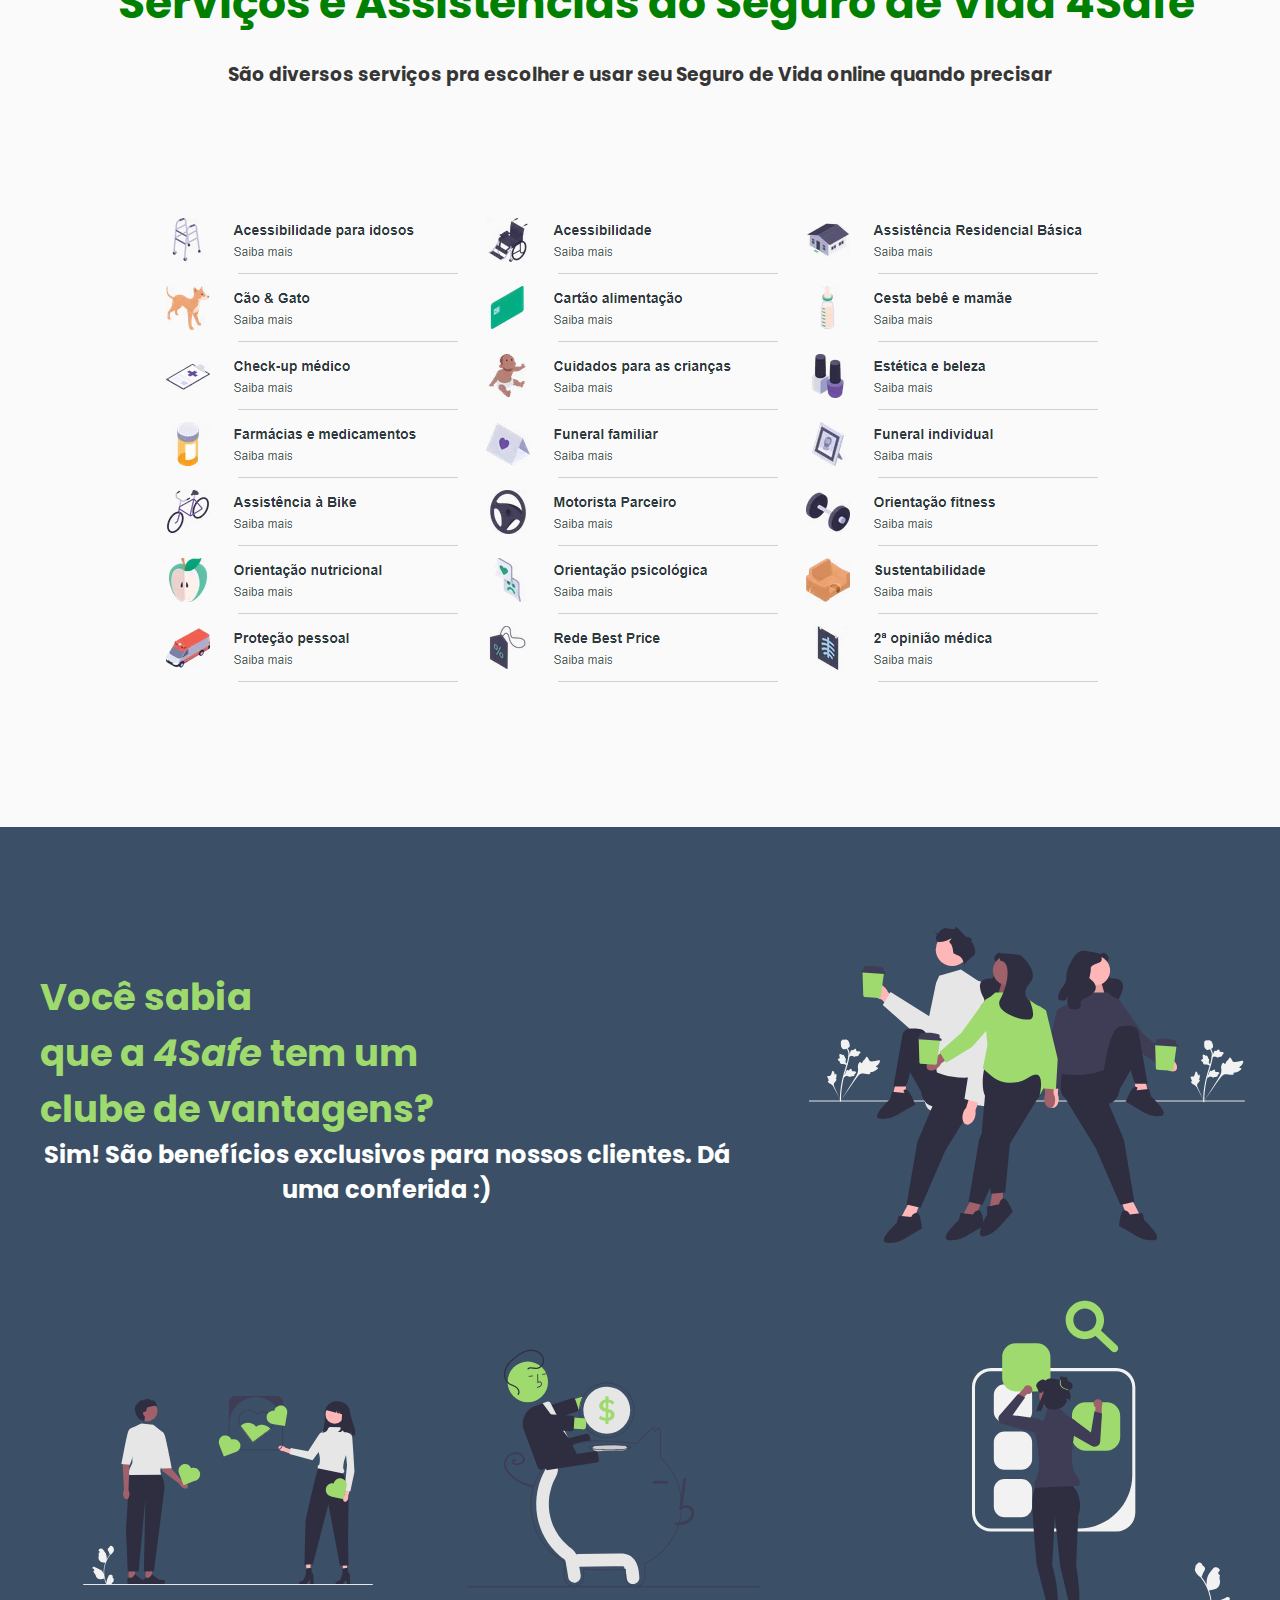
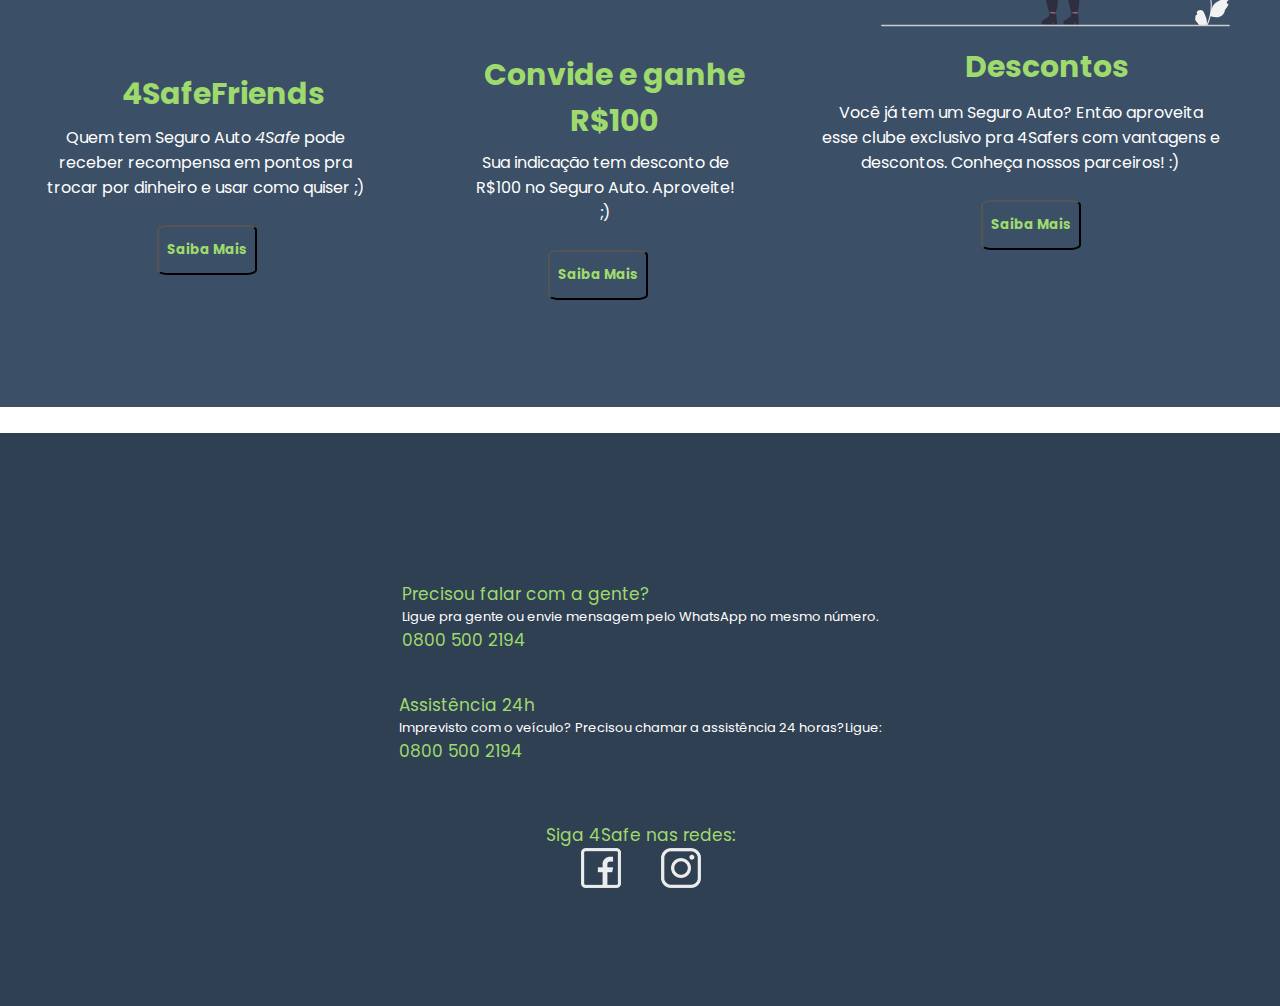
<file: Projeto-4safe/seguroVida.html>
<!DOCTYPE html>
<html lang="pt-br">

<head>
    <meta charset="UTF-8">
    <meta http-equiv="X-UA-Compatible" content="IE=edge">
    <meta name="viewport" content="width=device-width, initial-scale=1.0">
    <style>
        @import url('https://fonts.googleapis.com/css2?family=Poppins:ital,wght@0,100;0,200;0,300;0,400;0,500;0,600;0,700;0,800;0,900;1,100;1,200;1,300;1,400;1,500;1,600;1,700;1,800;1,900&family=Roboto:wght@100&display=swap');
    </style>
    <title>4SAFE - Seguro Vida</title>
    <link rel="stylesheet" href="style.css">
</head>

<body>
    <div class="container">

        <header>
            <a aria-current="page" aria-label="Home" class="logo4safe" href="index.html">
                <img alt="For SAFE" src="./img/logo.png"></a>
            <nav>

                <li><a target="_blank" href="./seguroAuto.html">SEGURO AUTO</a></li>
                <li><a target="_blank" href="./seguroVida.html">SEGURO VIDA</a></li>
                <li><a target="_blank" href="./contato.html">CONTATO</a></li>
            </nav>
        </header>
        <main>

            <article class="cabecalho" style="color:#e2e2e2;">
                <img class="imgCoracao" alt=" imagem Coração" src="./img/undraw_appreciated_xcjn.svg">
                <h1 class="textoSegVida">Seguro Vida para aventurar mais</h1>

                <p class="textoSegVida2"> Seguro de vida online é pra se sentir seguro de viver e curtir o que tem de
                    melhor por aí ;) </p>
            </article>

            <article class=".vidaContainer">
                <h2 class="textoSeguro">Um Seguro de Vida online pra aproveitar durante a vida</h2>
                <br>
                <h3 class="textoseguro2">
                    É seguro de viver pra fazer mais hoje, mais do seu jeito e pra garantir o futuro de quem é
                    importante pra você.<br> Personalize o Seguro de Vida online com as coberturas e assistências que
                    quiser e fique numa boa pra aproveitar todos os momentos.
                </h3>
                <br>
                <h2 class="textoSeguro">Coberturas do Seguro de Vida 4Safe</h2>
                <br>
                <h3 class="textoseguro2">
                    Pra montar um Seguro de Vida online do seu jeito
                </h3>
                <br><br>
                <br><br>

                <img class="imgCoberturaSegVida" alt="imagem sobre Coberturas" src="./img/coberturaSegVida.png">

                <br><br>
                <br><br>

                <h2 class="textoSeguro">Serviços e Assistências do Seguro de Vida 4Safe</h2>
                <br>
                <h3 class="textoseguro2">
                    São diversos serviços pra escolher e usar seu Seguro de Vida online quando precisar
                </h3>
                <br><br>
                <br><br>

                <img class="imgAssistenciaSegVida" alt="imagem sobre Assistencias" src="./img/assistenciaSegVida.png">
                <br><br>
                <br><br>
            </article>
            <br><br>
            <div class="containerClube1">
                <div class="item1Clube1">
                    <h1 class="tituloClube1">Você sabia <br> que a <em>4Safe</em> tem um clube de vantagens?</h1>
                    <h2 class="subtituloClube1">Sim! São benefícios exclusivos para nossos clientes. Dá uma conferida :)</h2>
                </div>
                <div class="item2Clube1">
                    <img class="imagemClube1" src="./img/undraw_coffee_with_friends_3cbj.svg" alt="Imagem Clube">
                </div>
            </div>  
            <div class="containerClube2">   
                <div class="item1Clube2">
                    <img class="imagem1Clube2" src="./img/undraw_spread_love_re_v3cl.svg" alt="Imagem Clube">
                    <h2 class="subtituloClube2">4SafeFriends</h2>
                    <p class="conteudoClube2">Quem tem Seguro Auto <em>4Safe</em> pode receber recompensa em pontos pra trocar por dinheiro e usar como quiser ;)</p>
                    <br>
                    <button id="botaoSaibaMais" type="submit">Saiba Mais</button>                
                </div>
                <div class="item1Clube2">
                    <img class="imagem2Clube2" src="./img/undraw_savings_re_eq4w.svg" alt="Imagem Clube">
                    <h2 class="subtituloClube2">Convide e ganhe R$100</h2>
                    <p class="conteudoClube2">Sua indicação tem desconto de R$100 no Seguro Auto. Aproveite! ;)</p>  
                    <br>
                    <button id="botaoSaibaMais" type="submit">Saiba Mais</button>              
                </div>
                <div class="item1Clube2">
                    <img class="imagem3Clube2" src="./img/undraw_searching_re_3ra9.svg" alt="Imagem Clube">
                    <h2 class="subtituloClube2">Descontos</h2>
                    <p class="conteudoClube2">Você já tem um Seguro Auto? Então aproveita esse clube exclusivo pra 4Safers com vantagens e descontos. Conheça nossos parceiros! :)</p>
                    <br>
                    <button id="botaoSaibaMais" type="submit">Saiba Mais</button>                
                </div>
            </div>
        </main>
        <footer class="footer">
            <div class="containerFooter">
                <!-- <div class="imagemFooter">
                    <img src="../img/LOGO_200.png" alt="logo">
                </div> -->
                <div class="colunaFooter-1">
                    <p class="grandeVerde">Precisou falar com a gente? </p>
                    <p class="textoFooter">Ligue pra gente ou envie mensagem pelo WhatsApp no mesmo número.</p>
                    <p class="grandeVerde">0800 500 2194</p>
                </div>
                <div class="colunaFooter-1">
                    <p class="grandeVerde">Assistência 24h</p>
                    <p class="textoFooter">Imprevisto com o veículo? Precisou chamar a assistência 24 horas?Ligue:</p>
                    <p class="grandeVerde">0800 500 2194</p>
                </div>
                <div class="ColunaSociais">
                    <p class="grandeVerde"> Siga 4Safe nas redes:</p>
                    <a class="redesSociais"target="_blank" href="http://www.google.com"><img src="./img/facebook-22.png" alt="facebook"></a>
                    <a class="redesSociais"target="_blank" href="http://www.google.com"><img src="./img/instagram22.png" alt="instagram"></a>
                </div>
            </div>
        </footer>
    </div>
</body>
</html>
</file>
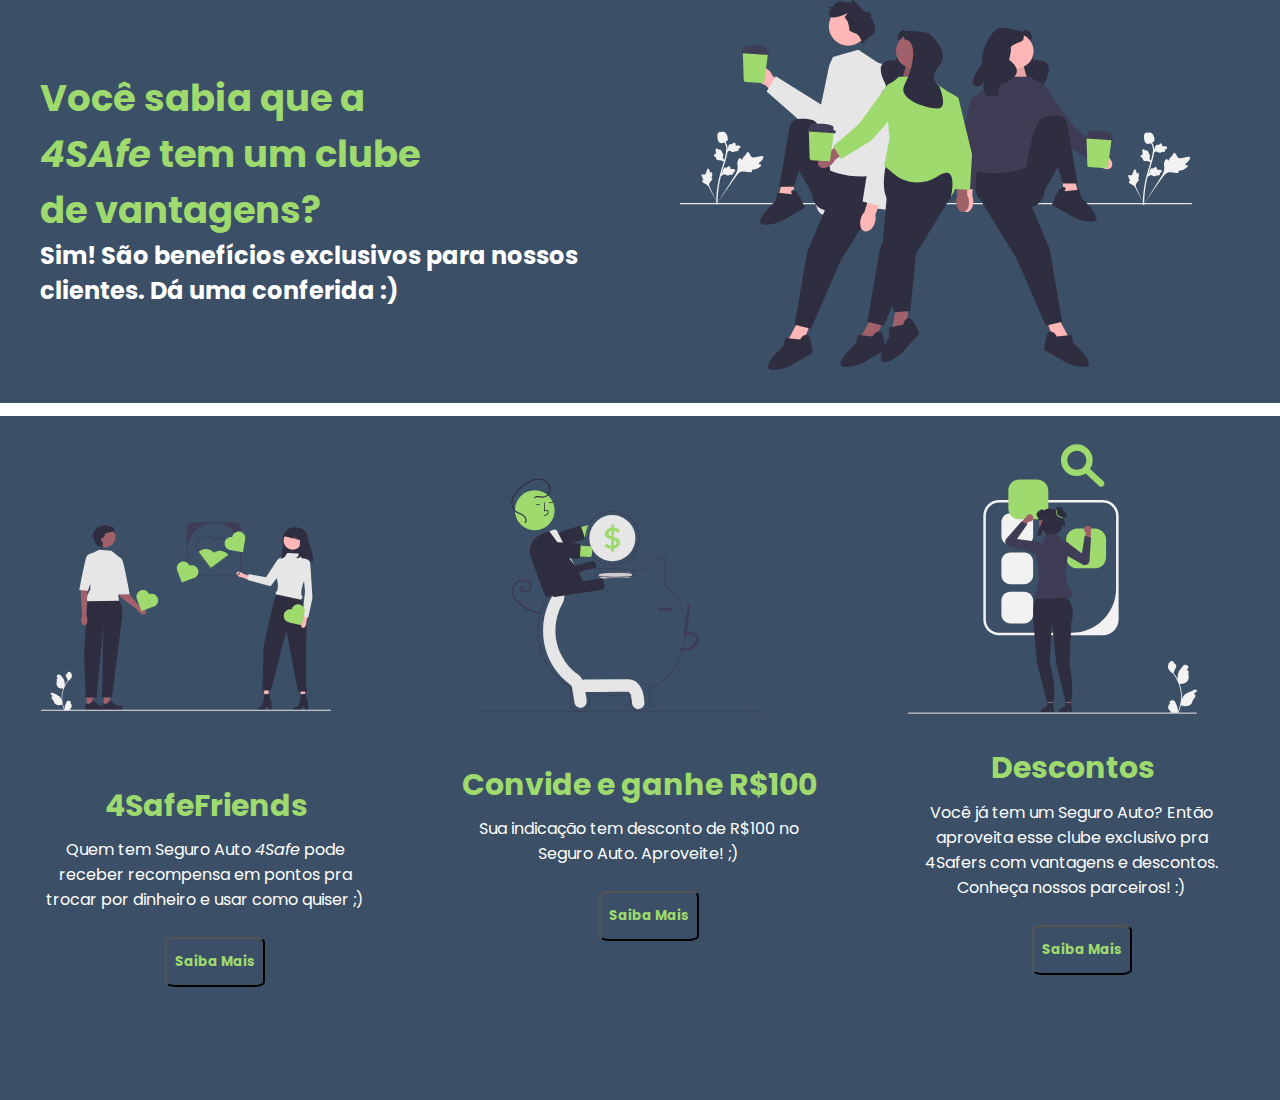
<file: promocaoHome/promocaoHome.html>
<!DOCTYPE html>
<html lang="en">
<head>
    <meta charset="UTF-8">
    <meta name="viewport" content="width=device-width, initial-scale=1.0">
    <link rel="stylesheet" href="promocaoHome.css">
    <style>
        @import url('https://fonts.googleapis.com/css2?family=Poppins:ital,wght@0,100;0,200;0,300;0,400;0,500;0,600;0,700;0,800;0,900;1,100;1,200;1,300;1,400;1,500;1,600;1,700;1,800;1,900&family=Roboto:wght@100&display=swap');
    </style>
    <title>Ajuda</title>
</head>
<body>
    <main>
        
        <div class="containerClube1">
            <div class="item1Clube1">
                <h1 class="tituloClube1">Você sabia que a <em>4SAfe</em>  tem um clube de vantagens?</h1>
                <h2 class="subtituloClube1">Sim! São benefícios exclusivos para nossos clientes. Dá uma conferida :)</h2>
            </div>
            <div class="item2Clube1">
                <img class="imagemClube1" src="../img/undraw_coffee_with_friends_3cbj.svg" alt="Imagem Clube">
            </div>
        </div>  
        <div class="containerClube2">   
            <div class="item1Clube2">
                <img class="imagem1Clube2" src="../img/undraw_spread_love_re_v3cl.svg" alt="Imagem Clube">
                <h2 class="subtituloClube2">4SafeFriends</h2>
                <p class="conteudoClube2">Quem tem Seguro Auto <em>4Safe</em> pode receber recompensa em pontos pra trocar por dinheiro e usar como quiser ;)</p>
                <br>
                <button id="botaoSaibaMais" type="submit">Saiba Mais</button>                
            </div>
            <div class="item1Clube2">
                <img class="imagem2Clube2" src="../img/undraw_savings_re_eq4w.svg" alt="Imagem Clube">
                <h2 class="subtituloClube2">Convide e ganhe R$100</h2>
                <p class="conteudoClube2">Sua indicação tem desconto de R$100 no Seguro Auto. Aproveite! ;)</p>  
                <br>
                <button id="botaoSaibaMais" type="submit">Saiba Mais</button>              
            </div>
            <div class="item1Clube2">
                <img class="imagem3Clube2" src="../img/undraw_searching_re_3ra9.svg" alt="Imagem Clube">
                <h2 class="subtituloClube2">Descontos</h2>
                <p class="conteudoClube2">Você já tem um Seguro Auto? Então aproveita esse clube exclusivo pra 4Safers com vantagens e descontos. Conheça nossos parceiros! :)</p>
                <br>
                <button id="botaoSaibaMais" type="submit">Saiba Mais</button>                
            </div>

        </div> 
    </main>
</body>
</html>
</file>
<file: footer/style.css>
*{
    margin: 0;
    padding: 0;
    font-family: 'Poppins', sans-serif;
}
body{
    font-family: 'Poppins', sans-serif;
    font-size: 14px;
    line-height: 1.42857143;
}
footer{
    background-color: #3B4F66;
    margin: 8px;

}
.containerFooter{
    display: grid;
    grid-template-rows: 2fr 2fr;
    grid-template-columns: 1fr 1fr 1fr 1fr;
    justify-items: center;
    column-gap: 10px;

}

.botao{
    transition: opacity 250ms ease-in;
    font-weight: bold;
    font-size: 14px;
    background-color: #fff;
    border-radius: 40px;
    text-align: center;
    padding: 8px;
    margin-top: 10px;
    margin-right: 30px;

}
.botao:hover{
    background-color: #9EDA6D;
}
.botao:active{
    background-color: #fff;
}
.colunaFooter-1,.colunaFooter-2, .colunaFooter-3{
    display: inline-block;
    padding: 10% 0 0 0;

}
a{
    text-decoration: none;
    cursor: pointer;
    opacity: 0.9;
    color: #3B4F66;
}
.footer .grandeVerde{
    font-size: 20px;
    color: #9EDA6D;
}
.footer p{
    color: rgb(255, 255, 255);
    font-size: 13px;
    width: 250px;
}
.listaMapa{
    color: rgb(255, 255, 255);
    padding-left: 20px;
}
.siteMapa{
    color: #fff;
    font-size: 13px;
    
}
#ColunaSociais{
    padding-top: 5%;
    grid-row: 2/ span 1;
    grid-column: 1 / span 4;
}

#redesSociais{
    padding-top: 4%;
    margin-left: 25%;
}
</file>
<file: Projeto-4safe/style.css>
* {
    margin: 0;
    padding: 0;
    font-family: 'Poppins', sans-serif;
}

nav,
ul {
    list-style-type: none;
    font-size: medium;
}

a {
    text-decoration: none;
    cursor: pointer;
    opacity: 0.9;
}

a:hover {
    opacity: 2;
}


/* HEADER */
header {
    background-color: #3B4F66;
    width: 100%;
    position: absolute;
    top: 0;
    left: 0;
    display: flex;
    justify-content: space-between;
    align-items: center;
    padding: 5px 3vw 5px 3vw;
    box-sizing: border-box;
}

header img {
    height: 70px;
    width: auto;
}

header nav {
    display: flex;
}

header li:first-child {
    margin-left: 0;
}

header li:last-child {
    margin-right: 0;
}

header li a {
    color: #e2e2e2;
}

header li {
    margin: 0 10px
}





/* MAIN PARTE SEGUROS AUTO E VIDA */
/* MAIN PARTE SEGUROS AUTO E VIDA */
/* MAIN PARTE SEGUROS AUTO E VIDA */
/* MAIN PARTE SEGUROS AUTO E VIDA */
/* MAIN PARTE SEGUROS AUTO E VIDA */
/* MAIN PARTE SEGUROS AUTO E VIDA */

main {
    width: 100%;
    height: auto;
    justify-content: center;
    text-align: center;
    background-color: #FAFAFA;
}

.cabecalho {

    width: 100%;
    background-color: #304053;
    display: flex;
    padding-top: 160px;
    padding-bottom: 1vh;
    flex-direction: column;
    /* border-bottom-left-radius: 80px;
    border-bottom-right-radius: 80px; */
}

.textoAbertura,
.textoSegVida {

    padding: 4vh;
    font-size: 44px;
    color: #9EDA6D;
}

.textoAbertura2,
.textoSegVida2 {
    margin: 15px 15px;
    font-size: 26px;
}

.imagemCasal {
    height: 30vh;
    width: auto;
}

.textoSeguro {
    padding-top: 50px;
    color: green;
    font-size: 44px;
}

.textoSeguro2 {
    padding: 30px;
    margin: 15px 15px;
    font-size: 26px;
}

.imgCoberturas {
    height: 30vh;
    width: auto;
}

.imgCoracao {

    height: 30vh;
    width: auto;
}

.textoSegVida {
    font-size: 44px;
}

.vidaContainer {
    justify-content: center;
    justify-items: center;
    align-items: center;
    text-align: center;
}



/* FOOTER */

body {
    font-family: 'Poppins', sans-serif;
    /* line-height: 1.42857143; */
}

.imagemFooter {
    height: 50%;
    width: 50%;
    padding-left: 30%;

    /* height: auto;
    width: 50vw; */
}

.containerFooter {
    /* padding-top: 99px; */
    display: grid;
    grid-template-rows: 1fr 1fr 1fr 1fr;
    grid-template-columns: 1fr;
    background-color: #304053;
    padding-top: 10%;
    margin: 2% 0 0 0;
    align-items: center;
    justify-items: center;
}

/* .containerFooter {
    margin: 5px;
    background-color: #3B4F66;
    display: grid;
    grid-template-rows: 1fr 1fr;
    grid-template-columns: 1fr 1fr 1fr;
    justify-items: center;
    align-items: center;
} */

.botao {
    transition: opacity 250ms ease-in;
    font-weight: bold;
    font-size: 14px;
    background-color: #fff;
    border-radius: 40px;
    text-align: center;
    padding: 8px;
    margin-top: 10px;
    margin-right: 30px;

}

.botao:hover {
    background-color: #9EDA6D;
}

.botao:active {
    background-color: #fff;
}

.colunaFooter-1 {
    grid-row: 1/ span;
    grid-column: 1 / span 2;
}

.colunaFooter-2 {
    /* width: 400px; */
    grid-row: 2/ span;
    grid-column: 1 / span 2;
}

a {
    text-decoration: none;
    cursor: pointer;
    opacity: 0.9;
    color: #3B4F66;
}

.grandeVerde {
    font-size: 17px;
    color: #9EDA6D;
}

footer p {
    color: rgb(255, 255, 255);
    font-size: 13px;
    /* width: 250px; */
}

.listaMapa {
    color: rgb(255, 255, 255);
    padding-left: 20px;
}

.siteMapa {
    color: #fff;
    font-size: 13px;

}

.ColunaSociais {
    padding-top: 3%;
    grid-row: 3/ span 1;
    grid-column: 1 / span 2;
}

.redesSociais {

    margin-left: 19%;
}

.redesSociais a {
    padding: 8px;
}






/* TIME */
/* TIME */
/* TIME */
/* TIME */
.containerTime {
    padding-top: 99px;
    display: grid;
    grid-template-rows: 1fr 1fr 1fr 1fr;
    grid-template-columns: 1fr 1fr;
    background-color: #304053;
    margin: 0 0 0 0;
    align-items: center;
}

.tituloTime {
    color: #9EDA6D;
    font-size: 25px;
    text-align: center;
    grid-row: 1 / span 1;
    grid-column: 1 / span 2;
    justify-items: right;
    align-items: center;

}

.imagemTime {
    border-top-left-radius: 80%;
    width: 15vw;
    height: auto;
    padding-left: 50%;
}

.subtituloTime {
    color: #9EDA6D;
    padding-bottom: 1%;
}

.textoTime {
    text-align: center;
    color: #fff;
    font-size: 19px;
    text-align: left;
    padding-right: 30%;

}

/* CONTATO */
/* CONTATO */
/* CONTATO */

.containerFormulario {
    padding: 5vh;
    /* display: flex; */
    grid-template-rows: 1fr 1fr;
    grid-template-columns: 1fr;
    justify-items: center;
    column-gap: 0px;
    background-color: #304053;
    /* flex-wrap: wrap; */
}

.imagemFormulario {
    width: 50vw;
    height: 50vh;
    /* padding-left: 2vw; */
    padding-top: 5vh;
}

/* ADICIONADO*/
.item1Formulario,
.item2Formulario {
    flex-wrap: wrap;
}

/* ADICIONADO*/
.tituloFormulario {
    color: #9EDA6D;
    font-size: 37px;
    margin-top: 20px;
    /*para alinhar com a imagem*/
    text-align: left;

}

.itensFormulario {
    color: #9EDA6D;
}

.caixaConteudo {
    width: 20.5vw;

    /* width: 400px; */
    background-color: #FAFAFA;
}

#conteudoMensagem {
    height: 10vh;
    width: 30vw;


    /* height: 100px;
    width: 500px; */
}

#botaoEnviar {
    font-weight: bold;
    height: 4vh;
    width: auto;
    background-color: #fff;
    color: #3B4F66;
    border-radius: 5px;
    /* margin-bottom: 20%; */
}

#botaoEnviar:hover {
    background-color: #9EDA6D;
}

#botaoEnviar:active {
    background-color: white;
}

/*Promoções*/
/*Promoções*/
/*Promoções*/

.containerClube1 {
    padding-top: 100px;
    display: flex;
    grid-template-rows: 1fr;
    grid-template-columns: 1fr 1fr;
    align-items: center;
    justify-items: center;
    background-color: #3B4F66;
    padding-bottom: 2%;
}

.imagemClube1 {
    width: 80%;
    height: 80%;
    padding-left: 40px;


}

.tituloClube1 {
    color: #9EDA6D;
    font-size: 37px;
    width: 400px;
    text-align: left;
    padding-left: 40px;
}

.subtituloClube1 {
    padding-left: 40px;
    color: #fff;
}

.containerClube2 {
    display: flex;
    grid-template-rows: 1fr;
    grid-template-columns: 1fr 1fr 1fr;
    column-gap: 20px;
    background-color: #3B4F66;
    padding-bottom: 12%;
}

.imagem1Clube2 {
    width: 70%;
    height: 60%;
    padding-left: 10%;
    padding-top: 10%;

}

.imagem2Clube2 {
    width: 90%;
    height: 61%;
    padding-left: 10%;
    padding-top: 5%;
}

.imagem3Clube2 {
    padding-top: 3%;
    width: 70%;
    height: 60%;
    padding-left: 10%;
}

.subtituloClube2 {
    font-size: 30px;
    text-align: center;
    color: #9EDA6D;
}

.conteudoClube2 {
    padding-top: 2%;
    padding-left: 40px;
    color: #fff;
    text-align: center;
    width: 80%;

}

.itensFormulario {
    color: #9EDA6D;
}

.caixaConteudo {
    width: 400px;
    background-color: #fff;
}

#conteudoMensagem {
    height: 100px;
    width: 500px;
}

#botaoSaibaMais {
    font-weight: bold;
    height: 50px;
    width: 100px;
    background-color: #3B4F66;
    color: #9EDA6D;
    border-radius: 10%;
    margin-bottom: 5%;
}

#botaoSaibaMais:hover {
    background-color: #9EDA6D;
    color: #3B4F66;
}

#botaoSaibaMais:active {
    background-color: white;
}






/* DUVIDAS */

/* html {
    text-size-adjust: 100%;
} */

body {
    color: rgba(0, 0, 0, 0.8);
    overflow-wrap: break-word;
    font-kerning: normal;
    font-feature-settings: "kern", "liga", "clig", "calt";
    -webkit-font-smoothing: antialiased;
    font-family: 'Poppins', sans-serif;
}

.mainDuvidas {
    margin-top: 2%;

    /* display: flex;
    flex-direction: column; */
    /* -webkit-box-align: stretch; */
    /* align-items: stretch; */
    /* -webkit-box-pack: start;
    justify-content: flex-start; */
    /* text-align: center; */
    /* width: 100%; */
    padding-right: 12%;
    padding-left: 12%;
}

.mainDuvidasContainer {
    position: relative;
    width: 100%;
    margin: 0px auto;

}

h2 {
    padding: 0px 0px 0px 33px;
}

.mainDuvidash2 {
    color: #3b4f66;
    text-decoration: none;
    margin: 0%;
    margin-inline-start: 0px;
    margin-inline-end: 0px;
    text-rendering: optimizeLegibility;

}

.mainDuvidasP {
    color: #3b4f66;

    display: flex;
    flex-direction: column;
    -webkit-box-align: stretch;
    align-items: stretch;
    -webkit-box-pack: start;
    justify-content: flex-start;

}

/* @media screen and (min-width: 640px) 
<style>
.mainDuvidasP{
    padding: 16px 0px 0px;
} */

.mainDuvidasEu {
    display: block;
    font-weight: 300;
    font-size: 24px;
    line-height: 20px;
    text-align: center;
    text-decoration: none;
    color: rgb(83, 95, 104);
    margin: 0;
    padding: 2% 0px 2% 35px;
}

/* @media screen and (min-width: 640px)
<style>
.mainDuvidasPEu {
    text-align: center;
} */



.mainDuvidasBloco {
    display: flex;
    flex-direction: column;
    -webkit-box-align: stretch;
    align-items: stretch;
    -webkit-box-pack: start;
    justify-content: flex-start;
}

/* @media screen and (min-width: 640px)
<style>
.mainDuvidasBloco {
    padding: 16px 0px 32px;
} */

ul {
    display: block;
    margin: 0px;
    padding: 0px;
    list-style: outside none none;
    margin-block-start: 1em;
    margin-block-end: 1em;
    margin-inline-start: 0px;
    margin-inline-end: 0px;
    padding-inline-start: 40px;
}

li {
    display: list-item;
    margin-bottom: 0;
    text-align: -webkit-match-parent;
}

li :last-child {
    margin-bottom: 10px;
}

ul li {
    padding-left: 0;

}

.mainBotaoDuvidasFinal {
    display: flex;
    flex-flow: column nowrap;
}

/* @media screen and (min-width: 640px)
<style>
.mainBotaoDuvidasFinal{
    flex-direction: column;
    -webkit-box-align: center;
    align-items: center;
    -webkit-box-pack: start;
    justify-content: flex-start;
} */

.mainBotaoDuvidasFinalMargin {
    display: flex;
    flex-flow: column nowrap;
}

/* @media screen and (min-width: 640px)
<style>
.mainBotaoDuvidasFinalMargin{
    flex-direction: column;
    -webkit-box-align: stretch;
    align-items: stretch;
    -webkit-box-pack: start;
    justify-content: flex-start;
} */

.mainBotaoDuvidasFinal::after {
    content: " ";
    display: block;
    position: absolute;
    inset: -4px;
    border: 2px solid transparent;
    z-index: 1;
    pointer-events: none;
    box-sizing: inherit;
}

/* .mainDuvidasBotaoDivSpan{

} */
/* @media screen and (min-width: 640px)
<style>
.mainDuvidasBotaoDivSpan{
    display: inline-block;
} */
button {
    appearance: none;
    overflow: visible;

}

.mainDuvidasBotao {
    border-color: solid 2px #3b4f66;
    background-color: #3b4f66;
}

.mainDuvidasBotaoDiv {
    background-color: #9eda4e;
    display: flex;
    -webkit-box-align: stretch;
    flex-flow: row nowrap;
}

button .mainDuvidasBotaoDiv {
    text-align: left;
    cursor: pointer;
}

.mainDuvidasDivSvg {
    display: flex;
    flex-flow: column nowrap;

}

/* @media screen and (min-width: 640px)
<style>
.mainDuvidasDivSvg{
    padding: 0px 16px 0px 0px;
} */

/* @media screen and (min-width: 640px)
<style>
.mainDuvidasDivSvg {
    flex-direction: column;
    -webkit-box-align: stretch;
    align-items: stretch;
    -webkit-box-pack: start;
    justify-content: flex-start;
} */

.mainDuvidasTituloLista {
    font-family: 'Poppins', sans-serif;
    font-weight: 700;
    font-size: 16px;
    line-height: 24px;
    color: #3b4f66;
    padding: 5px;
}

/* @media screen and (min-width: 640px)
<style>
.mainDuvidasTituloLista {
    text-align: inherit;
} */
.mainDuvidasDivSome {
    transition: max-height 0.3s ease 0s;
    overflow: hidden;
}

/* @media screen and (min-width: 640px)
<style>
.brXOYb {
    max-height: 0px;
} */
.mainDuvidasDivSomeMargin {
    display: flex;
    flex-direction: column;
    -webkit-box-align: stretch;
    align-items: stretch;
    -webkit-box-pack: start;
    justify-content: flex-start;
    color: black;
}

/* @media screen and (min-width: 640px)
<style>
.mainDuvidasDivSomeMargin {
    padding: 16px 16px 16px 56px;
} */
.mainDuvidasDivSomeMarginP {
    font-weight: 400;
    font-size: 16px;
    line-height: 24px;

}

.mainBotaoDuvidasSpan {
    display: flex;
    justify-content: center;
    box-sizing: border-box;
    position: relative;
    display: inline-block;
    font-weight: bold;
    font-size: 15px;
    letter-spacing: 1px;
    text-align: center;
    text-transform: uppercase;
    text-decoration: none;
    border-radius: 24px;
    cursor: pointer;
    transition: background-color 0.15s ease-in-out 0s;
    line-height: 44px;
    background-color: transparent;
    padding: 0px 22px;
    border: 2px solid rgb(47, 57, 65);
    color: rgb(0, 0, 0);

}

/* @media screen and (min-width: 640px)
<style>
.mainDuvidasDivSomeMarginP {
    text-align: inherit;
} */

/* PARTE RESPONSIVA */

@media screen and (min-width:651px) and (max-width:920) {
    header {
        flex-direction: column;
        text-align: center;
    }

    header {
        margin-bottom: 5px;
    }

    .textoAbertura,
    .textoSeguro,
    .tituloClube1,
    .subtituloClube1,
    .subtituloClube2 {
        text-align: center;
        font-size: 34px;
    }

    .imgCoberturas {
        width: 95%;
        height: auto
    }

    footer {
        width: auto;
        height: auto;
    }

    /*CONTATO*/


    .tituloFormulario {
        text-align: center;
        font-size: 27px;
    }

    .itensFormulario {
        flex-flow: column;
    }

    #conteudoMensagem {
        width: 50vw;
    }

    .caixaConteudo {
        width: 27vw;
    }

    .item2Formulario {
        padding: auto;
    }

    .imagemFormulario,
    .imagemClube1 {
        width: 40vw;
        height: auto;
        scroll-padding-right: 30%;

    }

    /*TIME*/

    .containerTime {
        padding-top: 10vh;
    }

    .tituloTime {
        padding-top: 20px;
        font-size: 15px;

    }

    .subtituloTime {
        text-align: left;
    }

    .textoTime {
        font-size: 10px;
        text-align: center;
    }

    .imagemTime {
        width: 40vw;
        height: auto;
        padding-left: 30%;

    }

    /*TESTE CONTAINERFOETER*/
    .containerTime {
        padding-top: 10vh;
    }

    .grandeVerde {
        padding-top: 20px;
        font-size: 15px;

    }

    .textoFooter {
        font-size: 10px;
        text-align: center;
    }

    /*promocoes*/





    .containerClube1 {
        flex-direction: column;

    }

    /* #botaoSaibaMais{
        height: auto;
        width: 15vw;
    } */

    .tituloClube1,
    .subtituloClube1 {
        font-size: 70%;
    }

    .containerClube2 {
        flex-direction: column;
        font-size: 50%;
        padding-bottom: 18vh;
    }

}


@media screen and (min-width:300px) and (max-width:650px) {
    header {
        flex-direction: column;
        text-align: center;
        margin-bottom: 5px;
    }


    .subtituloClube2,
    .textoAbertura,
    .textoSegVida,
    .textoSeguro,
    .tituloClube1 {
        text-align: center;
        font-size: 26px;
        padding: 0px;
    }

    .subtituloClube1,
    .conteudoClube2, .textoAbertura2,
    .textoSegVida2,
    .textoSeguro2 {
        text-align: center;
        font-size: 14px;
    }

    .imgCoberturas,
    .imgCoberturaSegVida,
    .imgAssistenciaSegVida {
        width: 95%;
        height: auto
    }


    footer {
        width: 100%;
        height: 70%;
    }

    /*CONTATO*/
    /*CONTATO*/
    /*CONTATO*/

    .containerTime {
        padding: 10px;

    }

    .tituloFormulario {
        text-align: center;
        font-size: 27px;
    }

    .itensFormulario {
        flex-flow: column;
    }

    #conteudoMensagem {
        width: 50vw;
    }

    .caixaConteudo {
        width: 30vw;
    }

    .item2Formulario {
        padding: auto;
    }

    .imagemFormulario {
        height: 25vh;
        padding-left: 10vw;
    }

    /*TIME*/
    /*TIME*/
    /*TIME*/

    .containerTime,
    .item1Clube1 {
        padding-top: 14.8vh;
    }

    .tituloTime {
        padding-top: 50px;
        font-size: 15px;

    }

    .subtituloTime {
        text-align: left;
    }

    .textoTime {
        font-size: 10px;
        text-align: center;
    }

    .imagemTime {
        width: 30vw;
        height: auto;
        padding-left: 30%;

    }

    /*TESTE CONTAINER FOOTER*/
    .containerFooter {
        padding-top: 10vh;
    }

    .grandeVerde {
        padding-top: 20px;
        font-size: 15px;

    }

    .textoFooter {
        font-size: 10px;
        text-align: center;
    }

    /* .imagemTime {
        width: 40vw;
        height: auto;
        padding-left: 30%;

    } */

    /*promocoes*/
    /*promocoes*/
    /*promocoes*/
    /*promocoes*/

    .containerClube1 {
        flex-direction: column;

    }

    .tituloClube1 {
        font-size: 13px;
        text-align: center;
    }

    /* #botaoSaibaMais{
        height: auto;
        width: 15vw;
    } */



    .containerClube2 {
        flex-direction: column;

        padding-bottom: 18vh;
    }


    .imagemClube1,
    .imagem1Clube2,
    .imagem2Clube2,
    .imagem3Clube2 {
        height: auto;
        width: 50%;
    }
}
</file>
<file: promocoes/estilo.css>
*{
    margin: 0;
    padding: 0;
    font-family: 'Poppins', sans-serif;
}
.containerClube1{
    display: grid;
    grid-template-rows: 1fr;
    grid-template-columns: 1fr 1fr;
    align-items: center;
    background-color: #3B4F66;
    padding-bottom: 2%;
}
.imagemClube1{
    width: 80%;
    height: 80%;
    padding-left: 40px;

}
.tituloClube1{ 
    color:#9EDA6D;
    font-size: 37px;
    width: 400px;
    text-align: left;
    padding-left: 40px;
}

.subtituloClube1{
    padding-left: 40px;
    color: #fff;
}
.containerClube2{
    display: grid;
    grid-template-rows: 1fr;
    grid-template-columns: 1fr 1fr 1fr;
    column-gap: 20px;
    background-color: #3B4F66;
    margin-top: 1%;
    padding-bottom: 12%;
}
.imagem1Clube2{
    width: 70%;
    height: 60%;
    padding-left: 10%;
    padding-top: 10%;

}
.imagem2Clube2{
    width: 70%;
    height: 60%;
    padding-left: 10%;
    padding-top: 5%;
}
.imagem3Clube2{
    padding-top: 1%;
    width: 70%;
    height: 60%;
    padding-left: 10%;
}

.subtituloClube2{
    font-size: 30px;
    text-align: center;
    color: #9EDA6D;
}
.conteudoClube2{
    padding-top: 2%;
    padding-left: 40px;
    color: #fff;
    text-align: center;
    width: 80%;
    
}

.itensFormulario{
color: #9EDA6D;
}
.caixaConteudo{
    width: 400px;
    background-color: #fff;
}
#conteudoMensagem{
    height: 100px;
    width: 500px;
}
#botaoSaibaMais{
    margin-left: 40%;
    font-weight: bold;
    height: 50px;
    width: 100px;
    background-color: #3B4F66;
    color: #9EDA6D;
    border-radius: 10%;
    margin-bottom:5% ;
}
#botaoSaibaMais:hover{
    background-color: #9EDA6D;
    color: #3B4F66;
}

#botaoSaibaMais:active{
    background-color: white;
}
.precoCote{
    display: flex;
    color: #fff;
    justify-content: center;
}
</file>
<file: promocaoHome/promocaoHome.css>
*{
    margin: 0;
    padding: 0;
    font-family: 'Poppins', sans-serif;
}
.containerClube1{
    display: grid;
    grid-template-rows: 1fr;
    grid-template-columns: 1fr 1fr;
    align-items: center;
    background-color: #3B4F66;
    padding-bottom: 2%;
}
.imagemClube1{
    width: 80%;
    height: 80%;
    padding-left: 40px;

}
.tituloClube1{ 
    color:#9EDA6D;
    font-size: 37px;
    width: 400px;
    text-align: left;
    padding-left: 40px;
}

.subtituloClube1{
    padding-left: 40px;
    color: #fff;
}
.containerClube2{
    display: grid;
    grid-template-rows: 1fr;
    grid-template-columns: 1fr 1fr 1fr;
    column-gap: 20px;
    background-color: #3B4F66;
    margin-top: 1%;
    padding-bottom: 12%;
}
.imagem1Clube2{
    width: 70%;
    height: 60%;
    padding-left: 10%;
    padding-top: 10%;

}
.imagem2Clube2{
    width: 70%;
    height: 60%;
    padding-left: 10%;
    padding-top: 5%;
}
.imagem3Clube2{
    padding-top: 1%;
    width: 70%;
    height: 60%;
    padding-left: 10%;
}

.subtituloClube2{
    font-size: 30px;
    text-align: center;
    color: #9EDA6D;
}
.conteudoClube2{
    padding-top: 2%;
    padding-left: 40px;
    color: #fff;
    text-align: center;
    width: 80%;
    
}

.itensFormulario{
color: #9EDA6D;
}
.caixaConteudo{
    width: 400px;
    background-color: #fff;
}
#conteudoMensagem{
    height: 100px;
    width: 500px;
}
#botaoSaibaMais{
    margin-left: 40%;
    font-weight: bold;
    height: 50px;
    width: 100px;
    background-color: #3B4F66;
    color: #9EDA6D;
    border-radius: 10%;
    margin-bottom:5% ;
}
#botaoSaibaMais:hover{
    background-color: #9EDA6D;
    color: #3B4F66;
}

#botaoSaibaMais:active{
    background-color: white;
}
</file>
